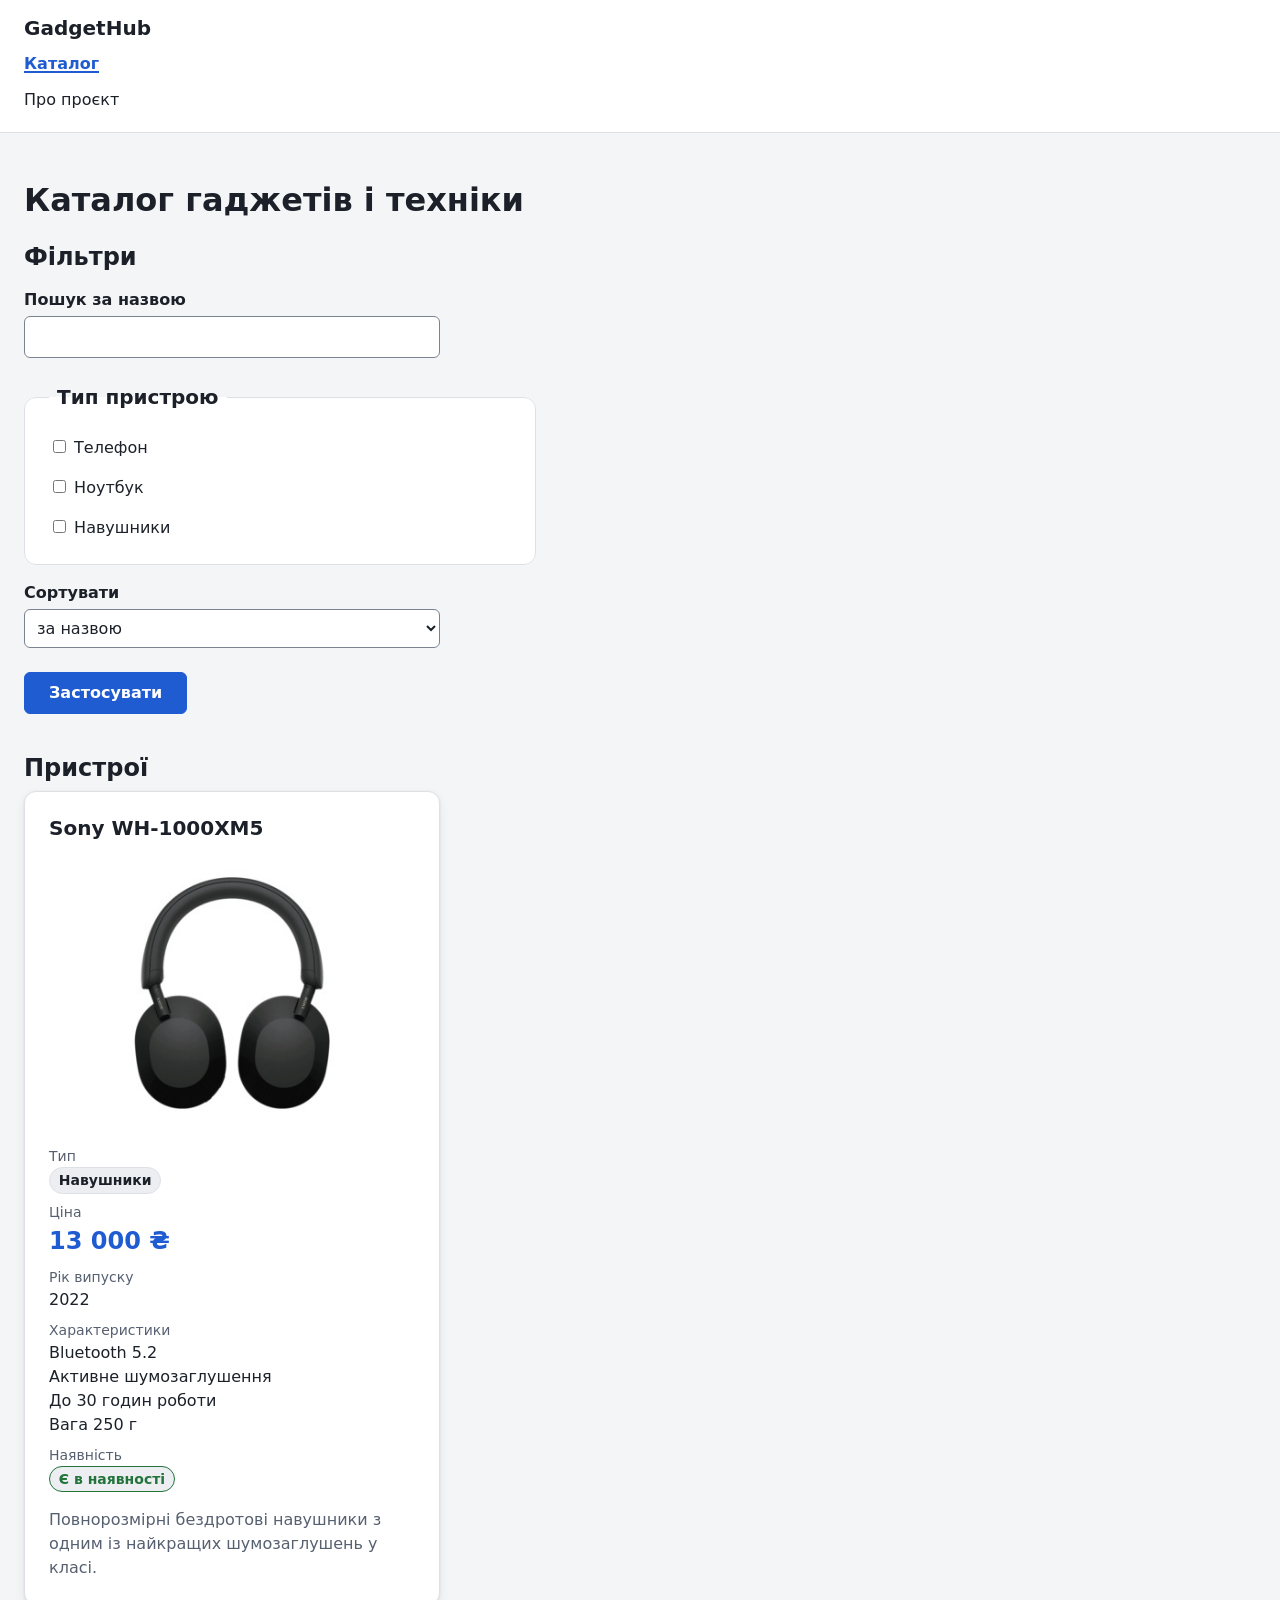
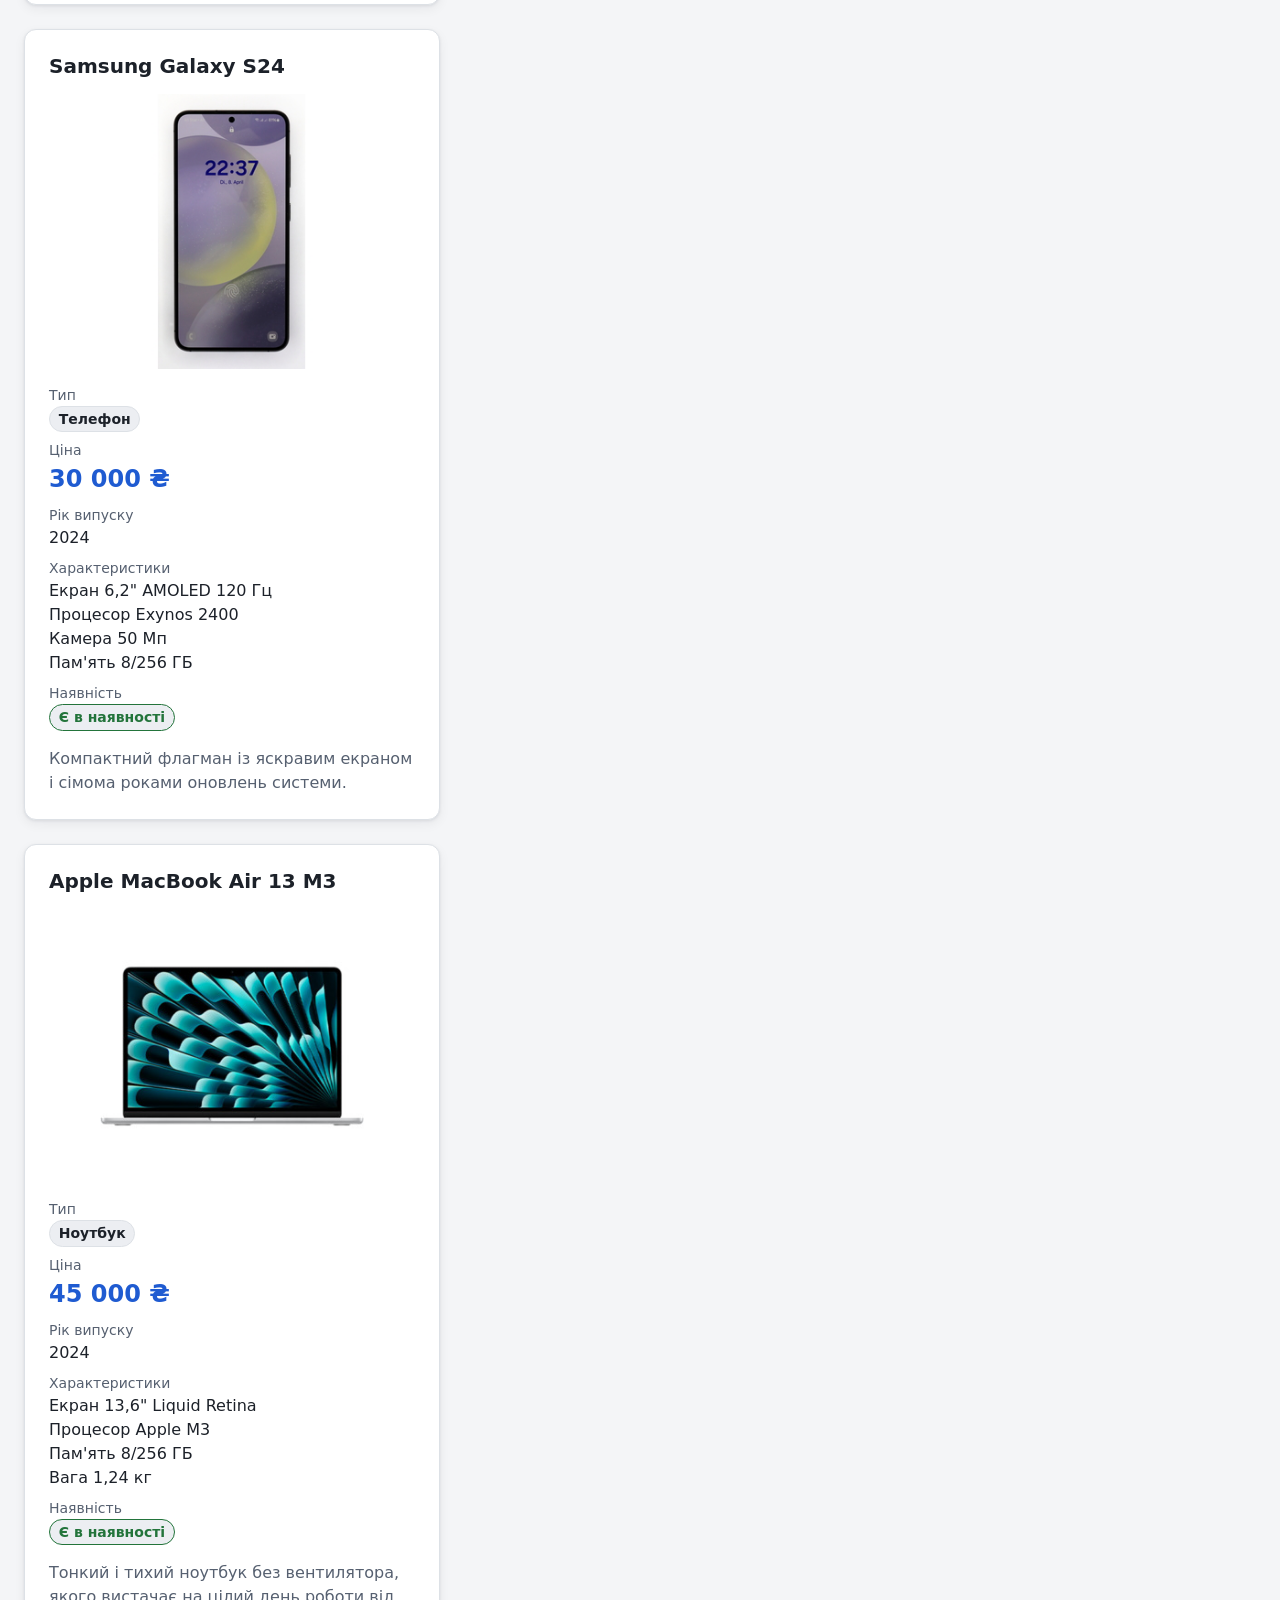
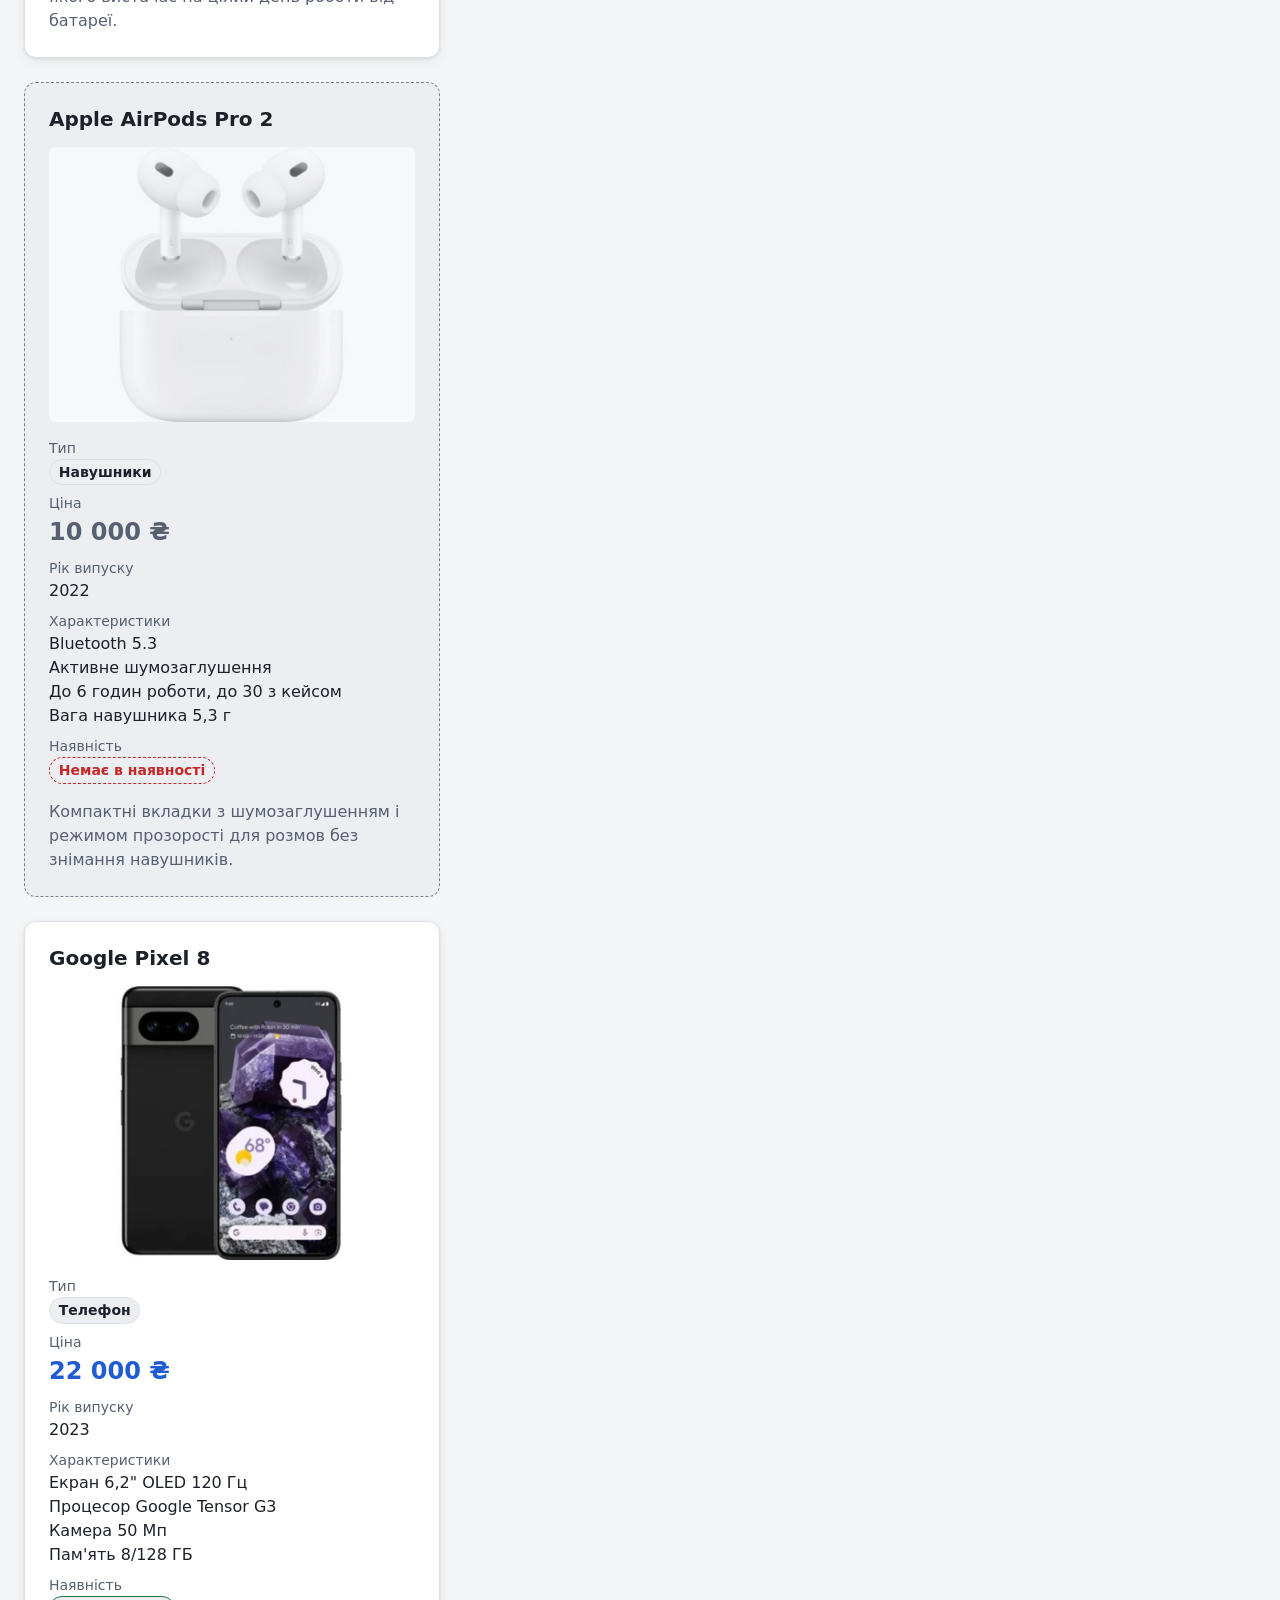
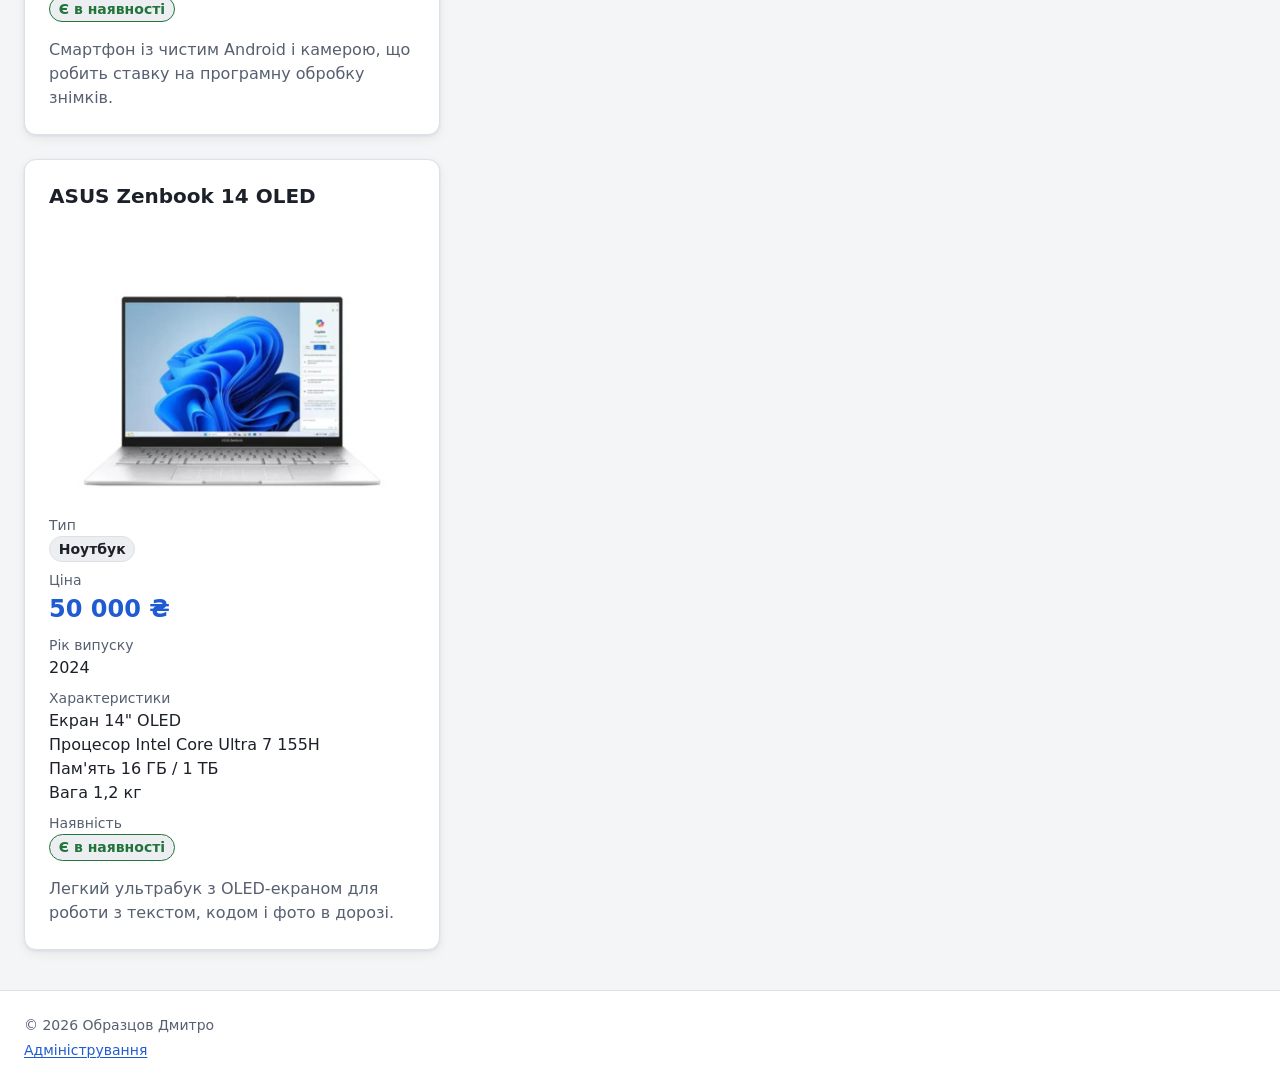
<file: index.html>
<!DOCTYPE html>
<html lang="uk">

<head>
    <meta charset="UTF-8">
    <meta name="viewport" content="width=device-width, initial-scale=1">
    <meta name="description"
        content="Каталог гаджетів і техніки: телефони, ноутбуки, навушники з цінами та характеристиками">
    <title>Каталог – GadgetHub</title>
    <link rel="icon" href="favicon.ico">
    <link rel="stylesheet" href="css/main.css">
</head>

<body>
    <header id="site-header" class="site-header">
        <p class="site-header__name">GadgetHub</p>
        <nav class="site-nav" aria-label="Основна навігація">
            <ul class="site-nav__list">
                <li><a class="site-nav__link" href="index.html" aria-current="page">Каталог</a></li>
                <li><a class="site-nav__link" href="about.html">Про проєкт</a></li>
            </ul>
        </nav>
    </header>

    <main id="main" class="site-main">
        <h1>Каталог гаджетів і техніки</h1>

        <section id="filters" aria-labelledby="filters-title">
            <h2 id="filters-title">Фільтри</h2>
            <form id="filter-form" class="form">
                <p class="form__item">
                    <label class="form__label" for="search">Пошук за назвою</label>
                    <input class="form__field" type="search" id="search" name="q">
                </p>

                <fieldset class="form__group">
                    <legend class="form__legend">Тип пристрою</legend>
                    <p class="form__item">
                        <input type="checkbox" id="category-phone" name="category" value="phone">
                        <label for="category-phone">Телефон</label>
                    </p>
                    <p class="form__item">
                        <input type="checkbox" id="category-laptop" name="category" value="laptop">
                        <label for="category-laptop">Ноутбук</label>
                    </p>
                    <p class="form__item">
                        <input type="checkbox" id="category-headphones" name="category" value="headphones">
                        <label for="category-headphones">Навушники</label>
                    </p>
                </fieldset>

                <p class="form__item">
                    <label class="form__label" for="sort">Сортувати</label>
                    <select class="form__field" id="sort" name="sort">
                        <option value="name">за назвою</option>
                        <option value="price">за ціною</option>
                        <option value="year">за роком випуску</option>
                    </select>
                </p>

                <p class="form__actions">
                    <button class="button" type="submit">Застосувати</button>
                </p>
            </form>
        </section>

        <section id="catalog" aria-labelledby="catalog-title">
            <h2 id="catalog-title">Пристрої</h2>
            <ul id="device-list" class="device-list">
                <li class="device-list__item">
                    <article class="device-card" id="device-1">
                        <h3 class="device-card__title"><a class="device-card__link" href="details.html">Sony WH-1000XM5</a></h3>
                        <img class="device-card__image" src="images/sony-wh1000xm5-400.jpg"
                            srcset="images/sony-wh1000xm5-400.jpg 400w, images/sony-wh1000xm5-800.jpg 800w"
                            sizes="(max-width: 600px) 100vw, 400px"
                            alt="Повнорозмірні бездротові навушники Sony WH-1000XM5 чорного кольору"
                            title="Sony WH-1000XM5" width="400" height="300" fetchpriority="high">
                        <dl class="device-card__specs">
                            <dt>Тип</dt>
                            <dd class="badge">Навушники</dd>
                            <dt>Ціна</dt>
                            <dd class="price"><data value="13000">13 000 ₴</data></dd>
                            <dt>Рік випуску</dt>
                            <dd><time datetime="2022">2022</time></dd>
                            <dt>Характеристики</dt>
                            <dd>Bluetooth 5.2</dd>
                            <dd>Активне шумозаглушення</dd>
                            <dd>До 30 годин роботи</dd>
                            <dd>Вага 250 г</dd>
                            <dt>Наявність</dt>
                            <dd class="badge" data-in-stock="true">Є в наявності</dd>
                        </dl>
                        <p class="device-card__description">Повнорозмірні бездротові навушники з одним із найкращих шумозаглушень у класі.</p>
                    </article>
                </li>
                <li class="device-list__item">
                    <article class="device-card" id="device-2">
                        <h3 class="device-card__title"><a class="device-card__link" href="details.html">Samsung Galaxy S24</a></h3>
                        <img class="device-card__image" src="images/samsung-galaxy-s24-400.jpg"
                            srcset="images/samsung-galaxy-s24-400.jpg 400w, images/samsung-galaxy-s24-800.jpg 800w"
                            sizes="(max-width: 600px) 100vw, 400px"
                            alt="Смартфон Samsung Galaxy S24 спереду, з екраном блокування" title="Samsung Galaxy S24"
                            width="400" height="300" loading="lazy">
                        <dl class="device-card__specs">
                            <dt>Тип</dt>
                            <dd class="badge">Телефон</dd>
                            <dt>Ціна</dt>
                            <dd class="price"><data value="30000">30 000 ₴</data></dd>
                            <dt>Рік випуску</dt>
                            <dd><time datetime="2024">2024</time></dd>
                            <dt>Характеристики</dt>
                            <dd>Екран 6,2" AMOLED 120 Гц</dd>
                            <dd>Процесор Exynos 2400</dd>
                            <dd>Камера 50 Мп</dd>
                            <dd>Пам'ять 8/256 ГБ</dd>
                            <dt>Наявність</dt>
                            <dd class="badge" data-in-stock="true">Є в наявності</dd>
                        </dl>
                        <p class="device-card__description">Компактний флагман із яскравим екраном і сімома роками оновлень системи.</p>
                    </article>
                </li>

                <li class="device-list__item">
                    <article class="device-card" id="device-3">
                        <h3 class="device-card__title"><a class="device-card__link" href="details.html">Apple MacBook Air 13 M3</a></h3>
                        <img class="device-card__image" src="images/macbook-air-m3-400.jpg"
                            srcset="images/macbook-air-m3-400.jpg 400w, images/macbook-air-m3-800.jpg 800w"
                            sizes="(max-width: 600px) 100vw, 400px"
                            alt="Ноутбук Apple MacBook Air 13 з відкритою кришкою" title="Apple MacBook Air 13 M3"
                            width="400" height="300" loading="lazy">
                        <dl class="device-card__specs">
                            <dt>Тип</dt>
                            <dd class="badge">Ноутбук</dd>
                            <dt>Ціна</dt>
                            <dd class="price"><data value="45000">45 000 ₴</data></dd>
                            <dt>Рік випуску</dt>
                            <dd><time datetime="2024">2024</time></dd>
                            <dt>Характеристики</dt>
                            <dd>Екран 13,6" Liquid Retina</dd>
                            <dd>Процесор Apple M3</dd>
                            <dd>Пам'ять 8/256 ГБ</dd>
                            <dd>Вага 1,24 кг</dd>
                            <dt>Наявність</dt>
                            <dd class="badge" data-in-stock="true">Є в наявності</dd>
                        </dl>
                        <p class="device-card__description">Тонкий і тихий ноутбук без вентилятора, якого вистачає на цілий день роботи від батареї.</p>
                    </article>
                </li>

                <li class="device-list__item">
                    <article class="device-card" id="device-4">
                        <h3 class="device-card__title"><a class="device-card__link" href="details.html">Apple AirPods Pro 2</a></h3>
                        <img class="device-card__image" src="images/airpods-pro-2-400.jpg"
                            srcset="images/airpods-pro-2-400.jpg 400w, images/airpods-pro-2-800.jpg 800w"
                            sizes="(max-width: 600px) 100vw, 400px"
                            alt="Бездротові навушники-вкладки Apple AirPods Pro 2 із зарядним кейсом"
                            title="Apple AirPods Pro 2" width="400" height="300" loading="lazy">
                        <dl class="device-card__specs">
                            <dt>Тип</dt>
                            <dd class="badge">Навушники</dd>
                            <dt>Ціна</dt>
                            <dd class="price"><data value="10000">10 000 ₴</data></dd>
                            <dt>Рік випуску</dt>
                            <dd><time datetime="2022">2022</time></dd>
                            <dt>Характеристики</dt>
                            <dd>Bluetooth 5.3</dd>
                            <dd>Активне шумозаглушення</dd>
                            <dd>До 6 годин роботи, до 30 з кейсом</dd>
                            <dd>Вага навушника 5,3 г</dd>
                            <dt>Наявність</dt>
                            <dd class="badge" data-in-stock="false">Немає в наявності</dd>
                        </dl>
                        <p class="device-card__description">Компактні вкладки з шумозаглушенням і режимом прозорості для розмов без знімання навушників.
                        </p>
                    </article>
                </li>

                <li class="device-list__item">
                    <article class="device-card" id="device-5">
                        <h3 class="device-card__title"><a class="device-card__link" href="details.html">Google Pixel 8</a></h3>
                        <img class="device-card__image" src="images/google-pixel-8-400.jpg"
                            srcset="images/google-pixel-8-400.jpg 400w, images/google-pixel-8-800.jpg 800w"
                            sizes="(max-width: 600px) 100vw, 400px"
                            alt="Смартфон Google Pixel 8, вигляд спереду і ззаду"
                            title="Google Pixel 8" width="400" height="300" loading="lazy">
                        <dl class="device-card__specs">
                            <dt>Тип</dt>
                            <dd class="badge">Телефон</dd>
                            <dt>Ціна</dt>
                            <dd class="price"><data value="22000">22 000 ₴</data></dd>
                            <dt>Рік випуску</dt>
                            <dd><time datetime="2023">2023</time></dd>
                            <dt>Характеристики</dt>
                            <dd>Екран 6,2" OLED 120 Гц</dd>
                            <dd>Процесор Google Tensor G3</dd>
                            <dd>Камера 50 Мп</dd>
                            <dd>Пам'ять 8/128 ГБ</dd>
                            <dt>Наявність</dt>
                            <dd class="badge" data-in-stock="true">Є в наявності</dd>
                        </dl>
                        <p class="device-card__description">Смартфон із чистим Android і камерою, що робить ставку на програмну обробку знімків.</p>
                    </article>
                </li>

                <li class="device-list__item">
                    <article class="device-card" id="device-6">
                        <h3 class="device-card__title"><a class="device-card__link" href="details.html">ASUS Zenbook 14 OLED</a></h3>
                        <img class="device-card__image" src="images/asus-zenbook-14-400.jpg"
                            srcset="images/asus-zenbook-14-400.jpg 400w, images/asus-zenbook-14-800.jpg 800w"
                            sizes="(max-width: 600px) 100vw, 400px"
                            alt="Ноутбук ASUS Zenbook 14 OLED з відкритою кришкою" title="ASUS Zenbook 14 OLED"
                            width="400" height="300" loading="lazy">
                        <dl class="device-card__specs">
                            <dt>Тип</dt>
                            <dd class="badge">Ноутбук</dd>
                            <dt>Ціна</dt>
                            <dd class="price"><data value="50000">50 000 ₴</data></dd>
                            <dt>Рік випуску</dt>
                            <dd><time datetime="2024">2024</time></dd>
                            <dt>Характеристики</dt>
                            <dd>Екран 14" OLED</dd>
                            <dd>Процесор Intel Core Ultra 7 155H</dd>
                            <dd>Пам'ять 16 ГБ / 1 ТБ</dd>
                            <dd>Вага 1,2 кг</dd>
                            <dt>Наявність</dt>
                            <dd class="badge" data-in-stock="true">Є в наявності</dd>
                        </dl>
                        <p class="device-card__description">Легкий ультрабук з OLED-екраном для роботи з текстом, кодом і фото в дорозі.</p>
                    </article>
                </li>

            </ul>
        </section>
    </main>

    <footer class="site-footer">
        <p class="site-footer__text">&copy; 2026 Образцов Дмитро</p>
        <p class="site-footer__text"><a class="site-footer__link" href="admin.html">Адміністрування</a></p>
    </footer>
</body>

</html>
</file>
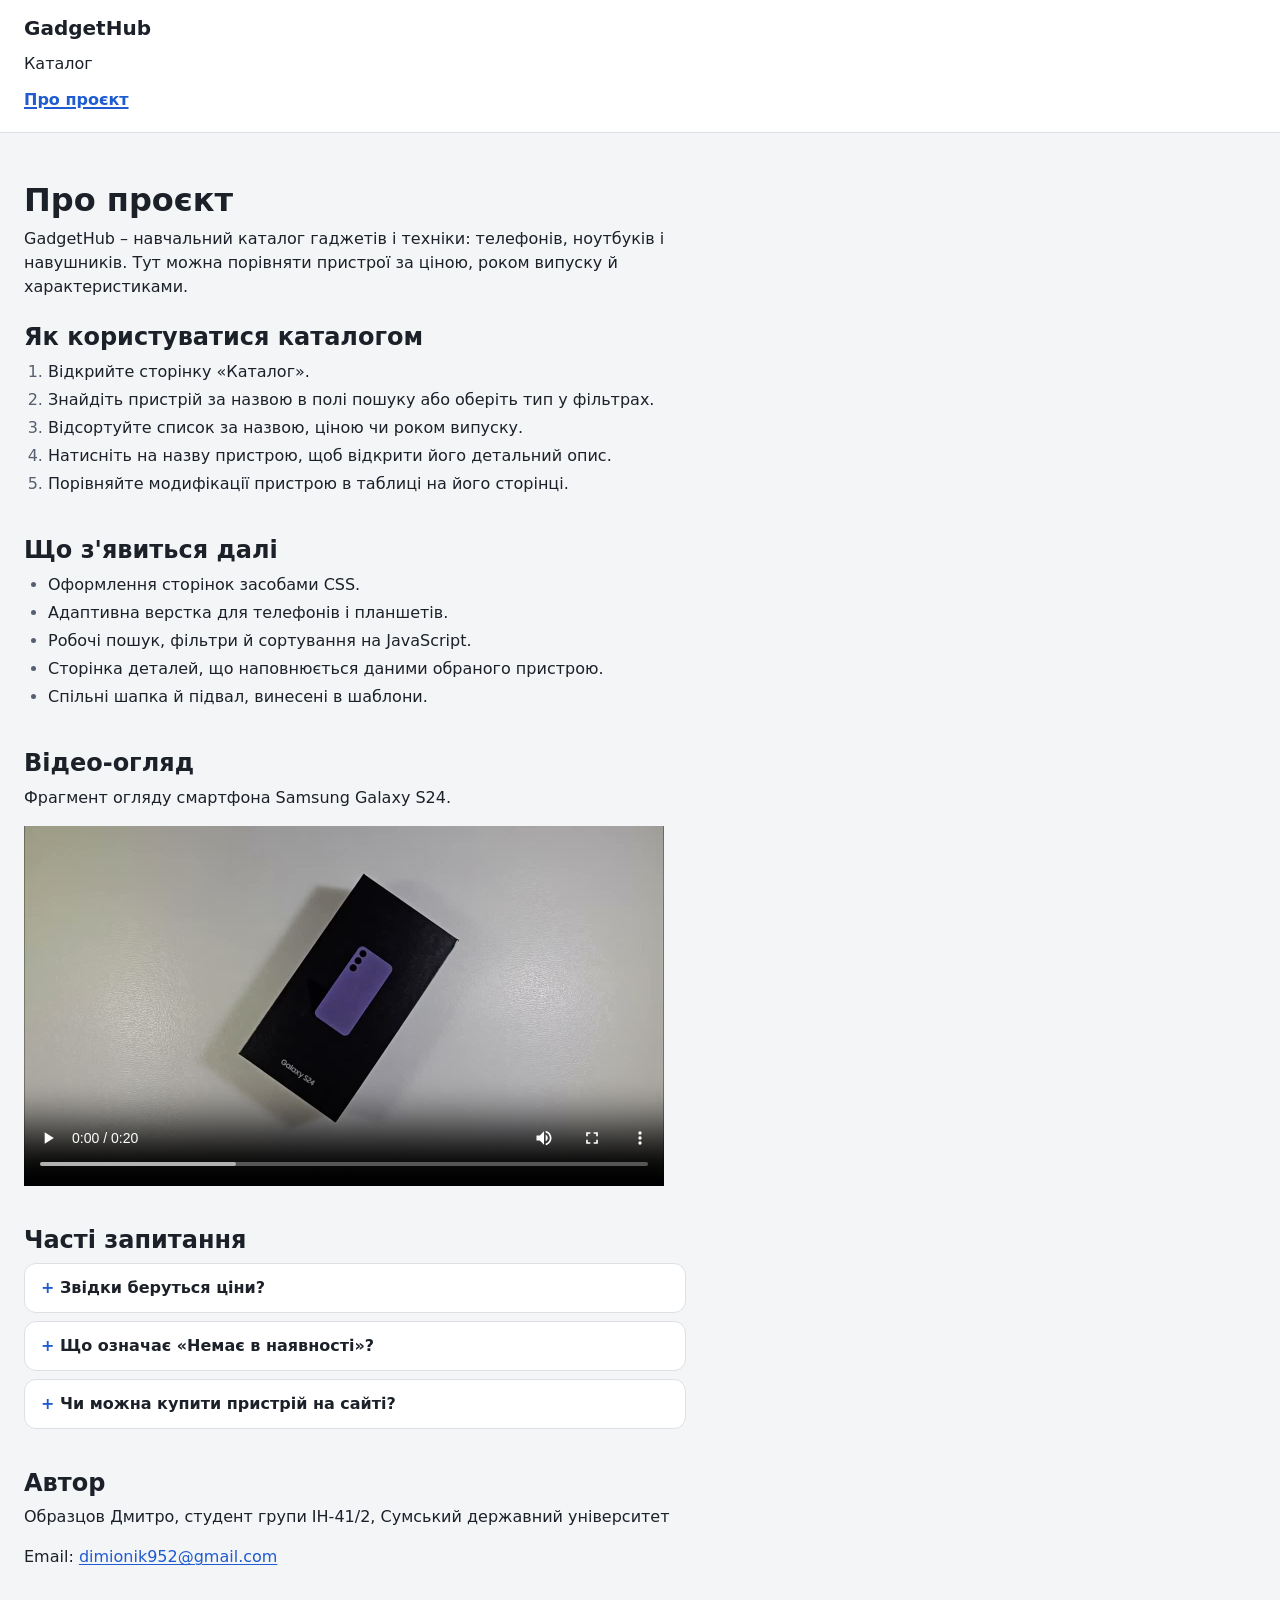
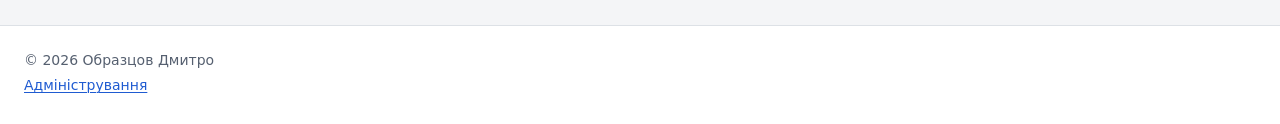
<file: about.html>
<!DOCTYPE html>
<html lang="uk">

<head>
    <meta charset="UTF-8">
    <meta name="viewport" content="width=device-width, initial-scale=1">
    <meta name="description"
        content="Про навчальний каталог GadgetHub: як ним користуватися, відео-огляд, плани розвитку та часті запитання">
    <title>Про проєкт – GadgetHub</title>
    <link rel="icon" href="favicon.ico">
    <link rel="stylesheet" href="css/main.css">
</head>

<body>
    <header id="site-header" class="site-header">
        <p class="site-header__name">GadgetHub</p>
        <nav class="site-nav" aria-label="Основна навігація">
            <ul class="site-nav__list">
                <li><a class="site-nav__link" href="index.html">Каталог</a></li>
                <li><a class="site-nav__link" href="about.html" aria-current="page">Про проєкт</a></li>
            </ul>
        </nav>
    </header>

    <main id="main" class="site-main">
        <h1>Про проєкт</h1>
        <p>GadgetHub – навчальний каталог гаджетів і техніки: телефонів, ноутбуків і навушників. Тут можна
            порівняти пристрої за ціною, роком випуску й характеристиками.</p>

        <section id="usage" aria-labelledby="usage-title">
            <h2 id="usage-title">Як користуватися каталогом</h2>
            <ol>
                <li>Відкрийте сторінку «Каталог».</li>
                <li>Знайдіть пристрій за назвою в полі пошуку або оберіть тип у фільтрах.</li>
                <li>Відсортуйте список за назвою, ціною чи роком випуску.</li>
                <li>Натисніть на назву пристрою, щоб відкрити його детальний опис.</li>
                <li>Порівняйте модифікації пристрою в таблиці на його сторінці.</li>
            </ol>
        </section>

        <section id="roadmap" aria-labelledby="roadmap-title">
            <h2 id="roadmap-title">Що з'явиться далі</h2>
            <ul>
                <li>Оформлення сторінок засобами CSS.</li>
                <li>Адаптивна верстка для телефонів і планшетів.</li>
                <li>Робочі пошук, фільтри й сортування на JavaScript.</li>
                <li>Сторінка деталей, що наповнюється даними обраного пристрою.</li>
                <li>Спільні шапка й підвал, винесені в шаблони.</li>
            </ul>
        </section>

        <section id="video" aria-labelledby="video-title">
            <h2 id="video-title">Відео-огляд</h2>
            <p>Фрагмент огляду смартфона Samsung Galaxy S24.</p>
            <video controls width="640" height="360" preload="metadata" poster="media/preview.jpg">
                <source src="media/overview.webm" type="video/webm">
                <source src="media/overview.mp4" type="video/mp4">
                <track kind="captions" src="media/overview.uk.vtt" srclang="uk" label="Українська" default>
                <p>Ваш браузер не відтворює відео.
                    <a href="media/overview.mp4">Завантажте відеофайл</a>.
                </p>
            </video>
        </section>

        <section id="faq" aria-labelledby="faq-title">
            <h2 id="faq-title">Часті запитання</h2>
            <details class="faq__item" name="faq">
                <summary class="faq__question">Звідки беруться ціни?</summary>
                <p class="faq__answer">Ціни орієнтовні й зібрані з відкритих джерел. У магазинах вони можуть відрізнятися залежно від
                    модифікації та акцій.</p>
            </details>
            <details class="faq__item" name="faq">
                <summary class="faq__question">Що означає «Немає в наявності»?</summary>
                <p class="faq__answer">Пристрій тимчасово відсутній у продажу. У картці залишається остання відома ціна, щоб його
                    можна було порівняти з іншими.</p>
            </details>
            <details class="faq__item" name="faq">
                <summary class="faq__question">Чи можна купити пристрій на сайті?</summary>
                <p class="faq__answer">Ні, GadgetHub – каталог для вибору й порівняння техніки. Купити обраний пристрій можна в
                    будь-якому магазині електроніки.</p>
            </details>
        </section>

        <section id="author" aria-labelledby="author-title">
            <h2 id="author-title">Автор</h2>
            <address>
                <p>Образцов Дмитро, студент групи ІН-41/2, Сумський державний університет</p>
                <p>Email: <a href="mailto:dimionik952@gmail.com">dimionik952@gmail.com</a></p>
            </address>
        </section>
    </main>

    <footer class="site-footer">
        <p class="site-footer__text">&copy; 2026 Образцов Дмитро</p>
        <p class="site-footer__text"><a class="site-footer__link" href="admin.html">Адміністрування</a></p>
    </footer>
</body>

</html>
</file>
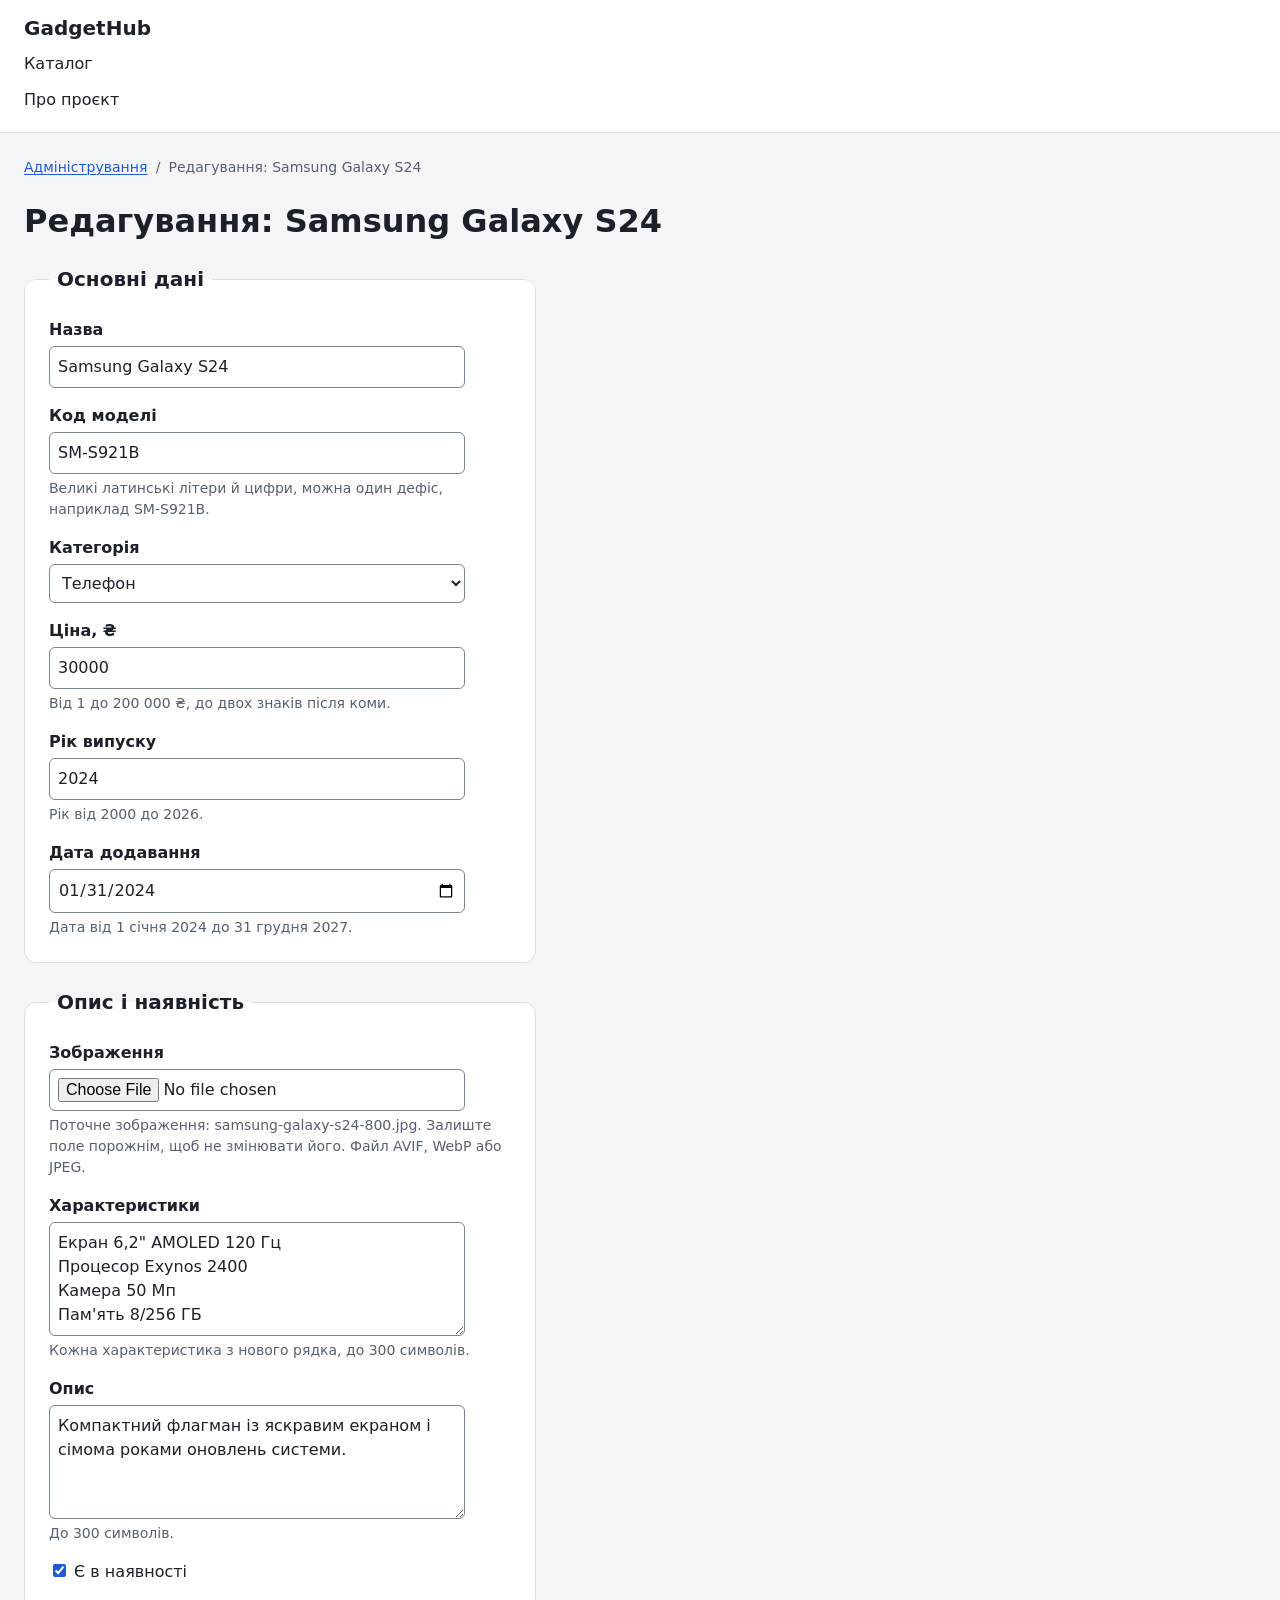
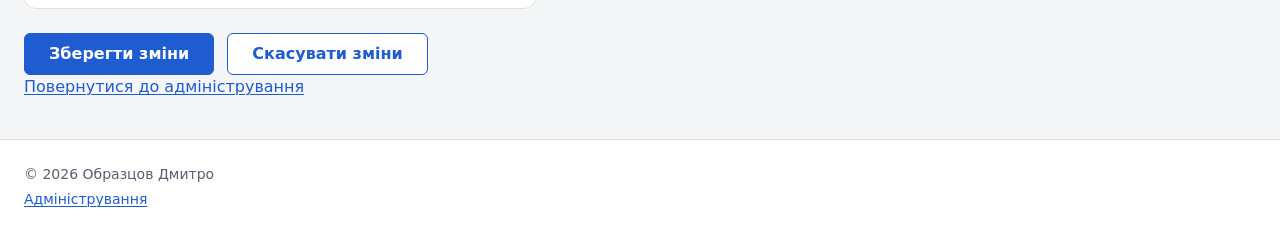
<file: admin-edit.html>
<!DOCTYPE html>
<html lang="uk">

<head>
    <meta charset="UTF-8">
    <meta name="viewport" content="width=device-width, initial-scale=1">
    <meta name="description"
        content="Навчальна імітація редагування пристрою Samsung Galaxy S24 у каталозі GadgetHub">
    <title>Редагування: Samsung Galaxy S24 – GadgetHub</title>
    <link rel="icon" href="favicon.ico">
    <link rel="stylesheet" href="css/main.css">
</head>

<body>
    <header id="site-header" class="site-header">
        <p class="site-header__name">GadgetHub</p>
        <nav class="site-nav" aria-label="Основна навігація">
            <ul class="site-nav__list">
                <li><a class="site-nav__link" href="index.html">Каталог</a></li>
                <li><a class="site-nav__link" href="about.html">Про проєкт</a></li>
            </ul>
        </nav>
    </header>

    <main id="main" class="site-main">
        <nav class="breadcrumbs" aria-label="Хлібні крихти">
            <ol class="breadcrumbs__list">
                <li class="breadcrumbs__item"><a href="admin.html">Адміністрування</a></li>
                <li class="breadcrumbs__item" aria-current="page">Редагування: Samsung Galaxy S24</li>
            </ol>
        </nav>

        <h1>Редагування: Samsung Galaxy S24</h1>

        <form id="item-form" class="form" method="get">
            <input type="hidden" name="id" value="2">

            <fieldset class="form__group">
                <legend class="form__legend">Основні дані</legend>
                <p class="form__item">
                    <label class="form__label" for="item-title">Назва</label>
                    <input class="form__field" type="text" id="item-title" name="title" required minlength="2" maxlength="80"
                        value="Samsung Galaxy S24">
                </p>
                <p class="form__item">
                    <label class="form__label" for="item-model">Код моделі</label>
                    <input class="form__field" type="text" id="item-model" name="model" required
                        pattern="[A-Z0-9]{2,10}(-[A-Z0-9]{2,10})?" aria-describedby="item-model-hint"
                        value="SM-S921B">
                </p>
                <p id="item-model-hint" class="form__hint">Великі латинські літери й цифри, можна один дефіс, наприклад SM-S921B.</p>
                <p class="form__item">
                    <label class="form__label" for="item-category">Категорія</label>
                    <select class="form__field" id="item-category" name="category" required>
                        <option value="">Оберіть категорію</option>
                        <option value="phone" selected>Телефон</option>
                        <option value="laptop">Ноутбук</option>
                        <option value="headphones">Навушники</option>
                    </select>
                </p>
                <p class="form__item">
                    <label class="form__label" for="item-price">Ціна, ₴</label>
                    <input class="form__field" type="number" id="item-price" name="price" required min="1" max="200000" step="0.01"
                        aria-describedby="item-price-hint" value="30000">
                </p>
                <p id="item-price-hint" class="form__hint">Від 1 до 200 000 ₴, до двох знаків після коми.</p>
                <p class="form__item">
                    <label class="form__label" for="item-release-year">Рік випуску</label>
                    <input class="form__field" type="number" id="item-release-year" name="releaseYear" required min="2000" max="2026"
                        step="1" aria-describedby="item-release-year-hint" value="2024">
                </p>
                <p id="item-release-year-hint" class="form__hint">Рік від 2000 до 2026.</p>
                <p class="form__item">
                    <label class="form__label" for="item-added-at">Дата додавання</label>
                    <input class="form__field" type="date" id="item-added-at" name="addedAt" required min="2024-01-01" max="2027-12-31"
                        aria-describedby="item-added-at-hint" value="2024-01-31">
                </p>
                <p id="item-added-at-hint" class="form__hint">Дата від 1 січня 2024 до 31 грудня 2027.</p>
            </fieldset>

            <fieldset class="form__group">
                <legend class="form__legend">Опис і наявність</legend>
                <p class="form__item">
                    <label class="form__label" for="item-image">Зображення</label>
                    <input class="form__field" type="file" id="item-image" name="image" accept="image/avif,image/webp,image/jpeg"
                        aria-describedby="item-image-hint">
                </p>
                <p id="item-image-hint" class="form__hint">Поточне зображення: samsung-galaxy-s24-800.jpg. Залиште поле порожнім, щоб
                    не змінювати його. Файл AVIF, WebP або JPEG.</p>
                <p class="form__item">
                    <label class="form__label" for="item-specs">Характеристики</label>
                    <textarea class="form__field" id="item-specs" name="specs" rows="4" cols="40" maxlength="300"
                        aria-describedby="item-specs-hint">Екран 6,2" AMOLED 120 Гц
Процесор Exynos 2400
Камера 50 Мп
Пам'ять 8/256 ГБ</textarea>
                </p>
                <p id="item-specs-hint" class="form__hint">Кожна характеристика з нового рядка, до 300 символів.</p>
                <p class="form__item">
                    <label class="form__label" for="item-description">Опис</label>
                    <textarea class="form__field" id="item-description" name="description" rows="4" cols="40" maxlength="300"
                        aria-describedby="item-description-hint">Компактний флагман із яскравим екраном і сімома роками оновлень системи.</textarea>
                </p>
                <p id="item-description-hint" class="form__hint">До 300 символів.</p>
                <p class="form__item">
                    <input type="checkbox" id="item-in-stock" name="inStock" checked>
                    <label for="item-in-stock">Є в наявності</label>
                </p>
            </fieldset>

            <p class="form__actions">
                <button class="button" type="submit">Зберегти зміни</button>
                <button class="button button--secondary" type="reset">Скасувати зміни</button>
                <a href="admin.html">Повернутися до адміністрування</a>
            </p>
        </form>
    </main>

    <footer class="site-footer">
        <p class="site-footer__text">&copy; 2026 Образцов Дмитро</p>
        <p class="site-footer__text"><a class="site-footer__link" href="admin.html">Адміністрування</a></p>
    </footer>
</body>

</html>
</file>
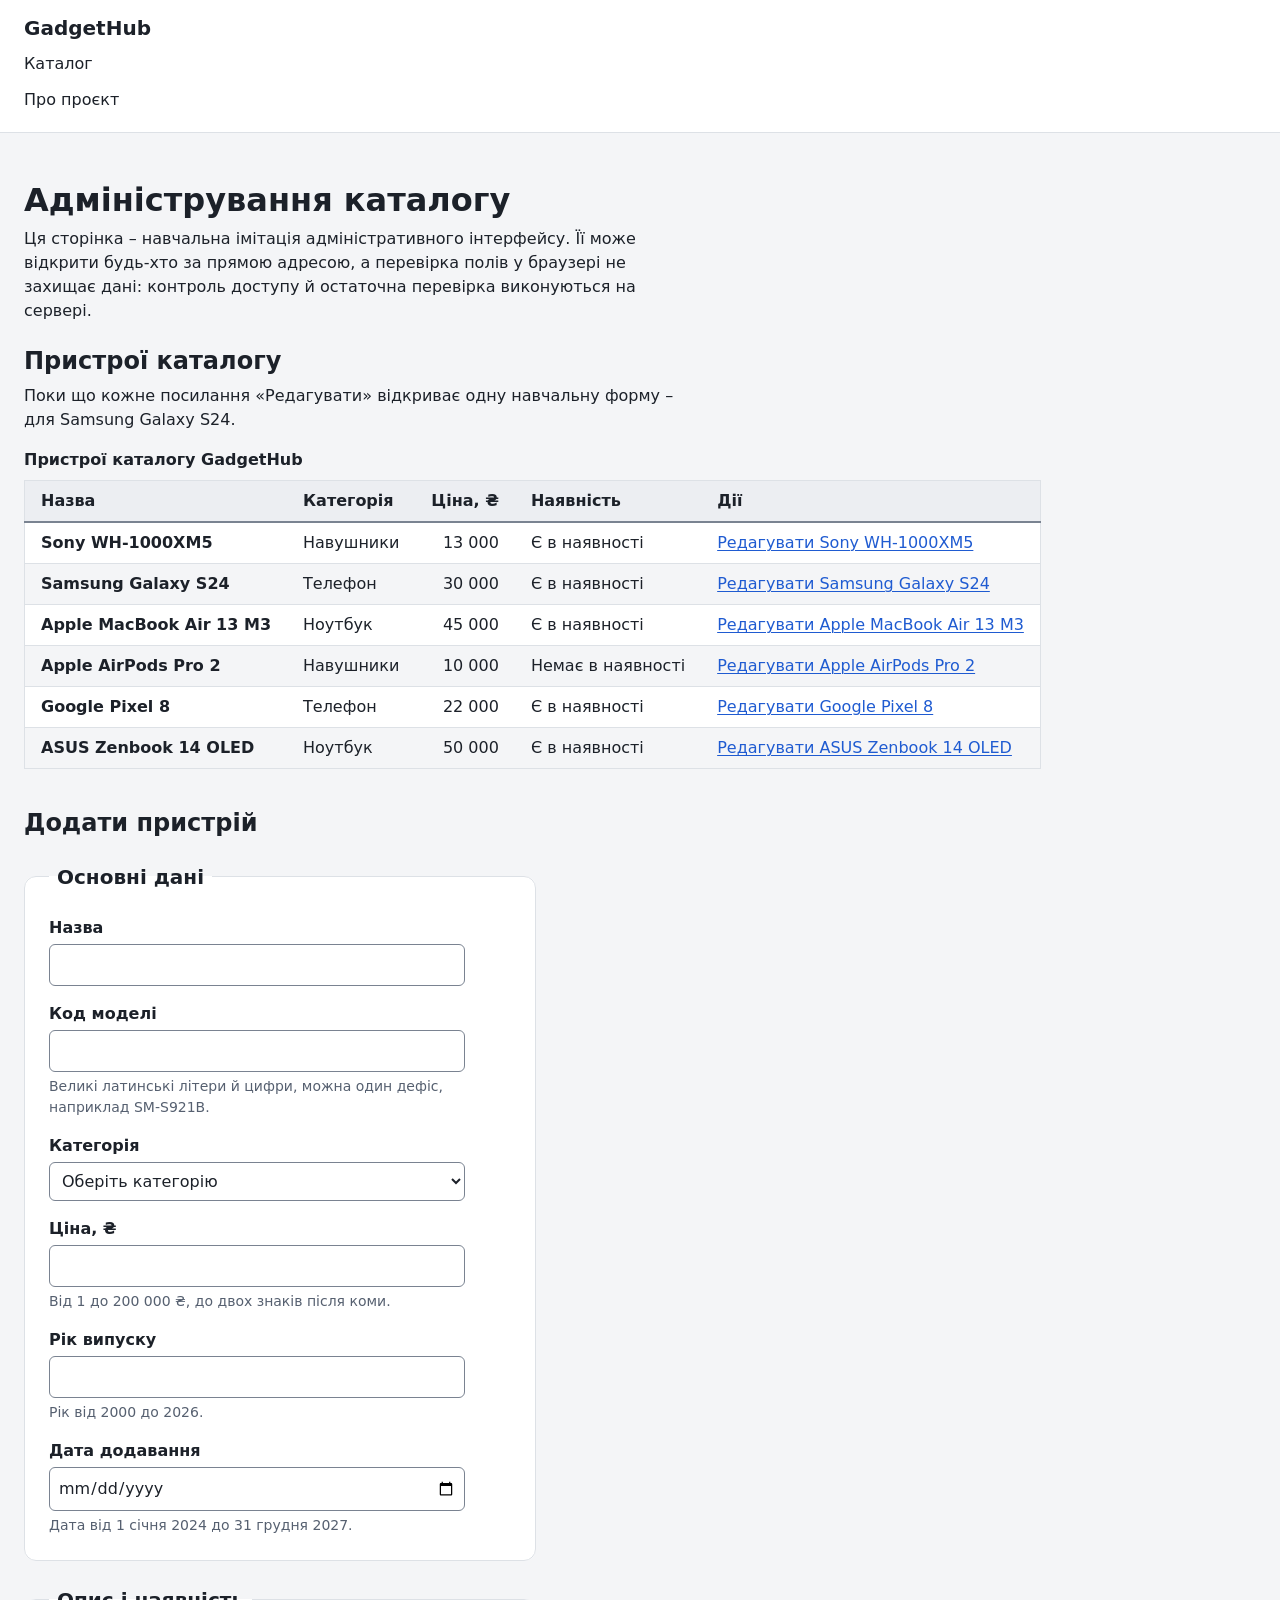
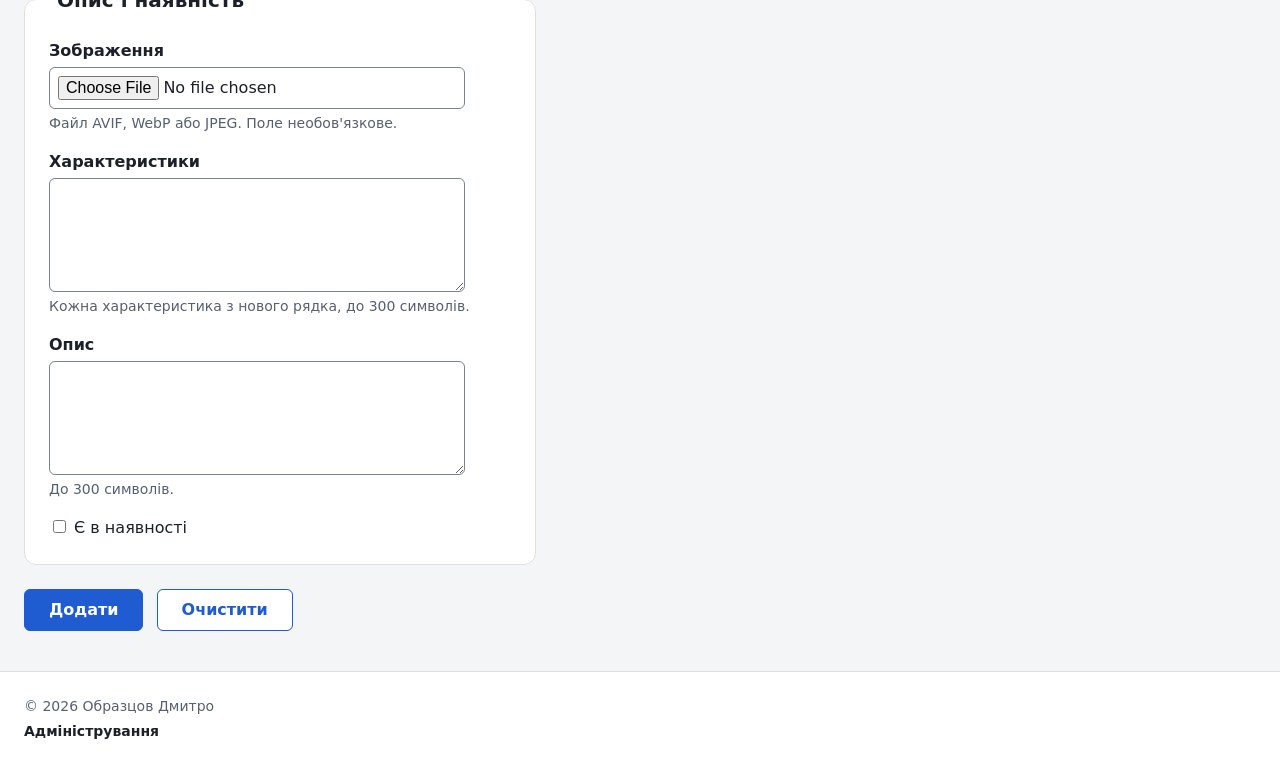
<file: admin.html>
<!DOCTYPE html>
<html lang="uk">

<head>
    <meta charset="UTF-8">
    <meta name="viewport" content="width=device-width, initial-scale=1">
    <meta name="description"
        content="Навчальна імітація адміністрування каталогу GadgetHub: список пристроїв і форма додавання">
    <title>Адміністрування – GadgetHub</title>
    <link rel="icon" href="favicon.ico">
    <link rel="stylesheet" href="css/main.css">
</head>

<body>
    <header id="site-header" class="site-header">
        <p class="site-header__name">GadgetHub</p>
        <nav class="site-nav" aria-label="Основна навігація">
            <ul class="site-nav__list">
                <li><a class="site-nav__link" href="index.html">Каталог</a></li>
                <li><a class="site-nav__link" href="about.html">Про проєкт</a></li>
            </ul>
        </nav>
    </header>

    <main id="main" class="site-main">
        <h1>Адміністрування каталогу</h1>
        <p>Ця сторінка – навчальна імітація адміністративного інтерфейсу. Її може відкрити будь-хто за прямою
            адресою, а перевірка полів у браузері не захищає дані: контроль доступу й остаточна перевірка
            виконуються на сервері.</p>

        <section id="items" aria-labelledby="items-title">
            <h2 id="items-title">Пристрої каталогу</h2>
            <p>Поки що кожне посилання «Редагувати» відкриває одну навчальну форму – для Samsung Galaxy S24.</p>
            <table>
                <caption>Пристрої каталогу GadgetHub</caption>
                <thead>
                    <tr>
                        <th scope="col">Назва</th>
                        <th scope="col">Категорія</th>
                        <th scope="col" class="u-numeric">Ціна, ₴</th>
                        <th scope="col">Наявність</th>
                        <th scope="col">Дії</th>
                    </tr>
                </thead>
                <tbody>
                    <tr>
                        <th scope="row">Sony WH-1000XM5</th>
                        <td>Навушники</td>
                        <td class="u-numeric"><data value="13000">13 000</data></td>
                        <td>Є в наявності</td>
                        <td><a href="admin-edit.html">Редагувати Sony WH-1000XM5</a></td>
                    </tr>
                    <tr>
                        <th scope="row">Samsung Galaxy S24</th>
                        <td>Телефон</td>
                        <td class="u-numeric"><data value="30000">30 000</data></td>
                        <td>Є в наявності</td>
                        <td><a href="admin-edit.html">Редагувати Samsung Galaxy S24</a></td>
                    </tr>
                    <tr>
                        <th scope="row">Apple MacBook Air 13 M3</th>
                        <td>Ноутбук</td>
                        <td class="u-numeric"><data value="45000">45 000</data></td>
                        <td>Є в наявності</td>
                        <td><a href="admin-edit.html">Редагувати Apple MacBook Air 13 M3</a></td>
                    </tr>
                    <tr>
                        <th scope="row">Apple AirPods Pro 2</th>
                        <td>Навушники</td>
                        <td class="u-numeric"><data value="10000">10 000</data></td>
                        <td>Немає в наявності</td>
                        <td><a href="admin-edit.html">Редагувати Apple AirPods Pro 2</a></td>
                    </tr>
                    <tr>
                        <th scope="row">Google Pixel 8</th>
                        <td>Телефон</td>
                        <td class="u-numeric"><data value="22000">22 000</data></td>
                        <td>Є в наявності</td>
                        <td><a href="admin-edit.html">Редагувати Google Pixel 8</a></td>
                    </tr>
                    <tr>
                        <th scope="row">ASUS Zenbook 14 OLED</th>
                        <td>Ноутбук</td>
                        <td class="u-numeric"><data value="50000">50 000</data></td>
                        <td>Є в наявності</td>
                        <td><a href="admin-edit.html">Редагувати ASUS Zenbook 14 OLED</a></td>
                    </tr>
                </tbody>
            </table>
        </section>

        <section id="add-item" aria-labelledby="add-item-title">
            <h2 id="add-item-title">Додати пристрій</h2>
            <form id="item-form" class="form" method="get">
                <fieldset class="form__group">
                    <legend class="form__legend">Основні дані</legend>
                    <p class="form__item">
                        <label class="form__label" for="item-title">Назва</label>
                        <input class="form__field" type="text" id="item-title" name="title" required minlength="2" maxlength="80">
                    </p>
                    <p class="form__item">
                        <label class="form__label" for="item-model">Код моделі</label>
                        <input class="form__field" type="text" id="item-model" name="model" required
                            pattern="[A-Z0-9]{2,10}(-[A-Z0-9]{2,10})?" aria-describedby="item-model-hint">
                    </p>
                    <p id="item-model-hint" class="form__hint">Великі латинські літери й цифри, можна один дефіс, наприклад SM-S921B.</p>
                    <p class="form__item">
                        <label class="form__label" for="item-category">Категорія</label>
                        <select class="form__field" id="item-category" name="category" required>
                            <option value="">Оберіть категорію</option>
                            <option value="phone">Телефон</option>
                            <option value="laptop">Ноутбук</option>
                            <option value="headphones">Навушники</option>
                        </select>
                    </p>
                    <p class="form__item">
                        <label class="form__label" for="item-price">Ціна, ₴</label>
                        <input class="form__field" type="number" id="item-price" name="price" required min="1" max="200000" step="0.01"
                            aria-describedby="item-price-hint">
                    </p>
                    <p id="item-price-hint" class="form__hint">Від 1 до 200 000 ₴, до двох знаків після коми.</p>
                    <p class="form__item">
                        <label class="form__label" for="item-release-year">Рік випуску</label>
                        <input class="form__field" type="number" id="item-release-year" name="releaseYear" required min="2000" max="2026"
                            step="1" aria-describedby="item-release-year-hint">
                    </p>
                    <p id="item-release-year-hint" class="form__hint">Рік від 2000 до 2026.</p>
                    <p class="form__item">
                        <label class="form__label" for="item-added-at">Дата додавання</label>
                        <input class="form__field" type="date" id="item-added-at" name="addedAt" required min="2024-01-01"
                            max="2027-12-31" aria-describedby="item-added-at-hint">
                    </p>
                    <p id="item-added-at-hint" class="form__hint">Дата від 1 січня 2024 до 31 грудня 2027.</p>
                </fieldset>

                <fieldset class="form__group">
                    <legend class="form__legend">Опис і наявність</legend>
                    <p class="form__item">
                        <label class="form__label" for="item-image">Зображення</label>
                        <input class="form__field" type="file" id="item-image" name="image" accept="image/avif,image/webp,image/jpeg"
                            aria-describedby="item-image-hint">
                    </p>
                    <p id="item-image-hint" class="form__hint">Файл AVIF, WebP або JPEG. Поле необов'язкове.</p>
                    <p class="form__item">
                        <label class="form__label" for="item-specs">Характеристики</label>
                        <textarea class="form__field" id="item-specs" name="specs" rows="4" cols="40" maxlength="300"
                            aria-describedby="item-specs-hint"></textarea>
                    </p>
                    <p id="item-specs-hint" class="form__hint">Кожна характеристика з нового рядка, до 300 символів.</p>
                    <p class="form__item">
                        <label class="form__label" for="item-description">Опис</label>
                        <textarea class="form__field" id="item-description" name="description" rows="4" cols="40" maxlength="300"
                            aria-describedby="item-description-hint"></textarea>
                    </p>
                    <p id="item-description-hint" class="form__hint">До 300 символів.</p>
                    <p class="form__item">
                        <input type="checkbox" id="item-in-stock" name="inStock">
                        <label for="item-in-stock">Є в наявності</label>
                    </p>
                </fieldset>

                <p class="form__actions">
                    <button class="button" type="submit">Додати</button>
                    <button class="button button--secondary" type="reset">Очистити</button>
                </p>
            </form>
        </section>
    </main>

    <footer class="site-footer">
        <p class="site-footer__text">&copy; 2026 Образцов Дмитро</p>
        <p class="site-footer__text"><a class="site-footer__link" href="admin.html" aria-current="page">Адміністрування</a></p>
    </footer>
</body>

</html>
</file>
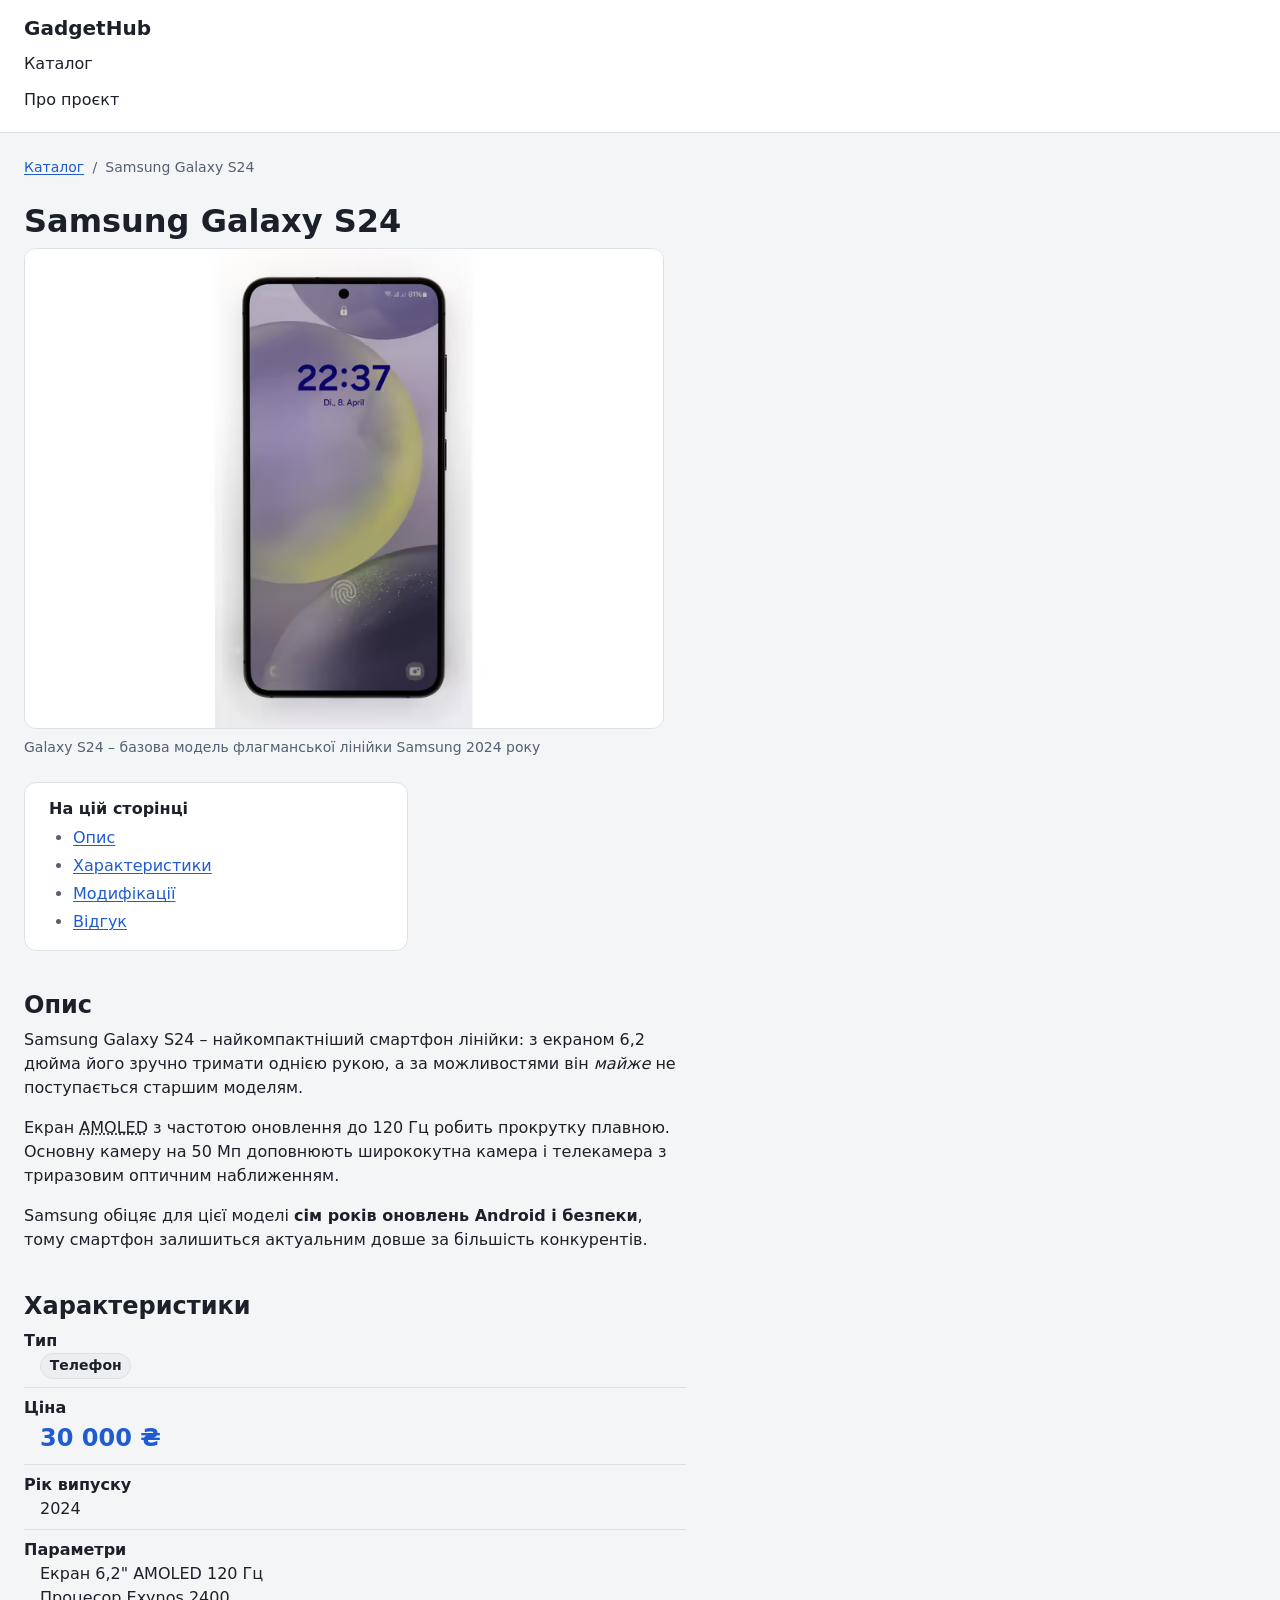
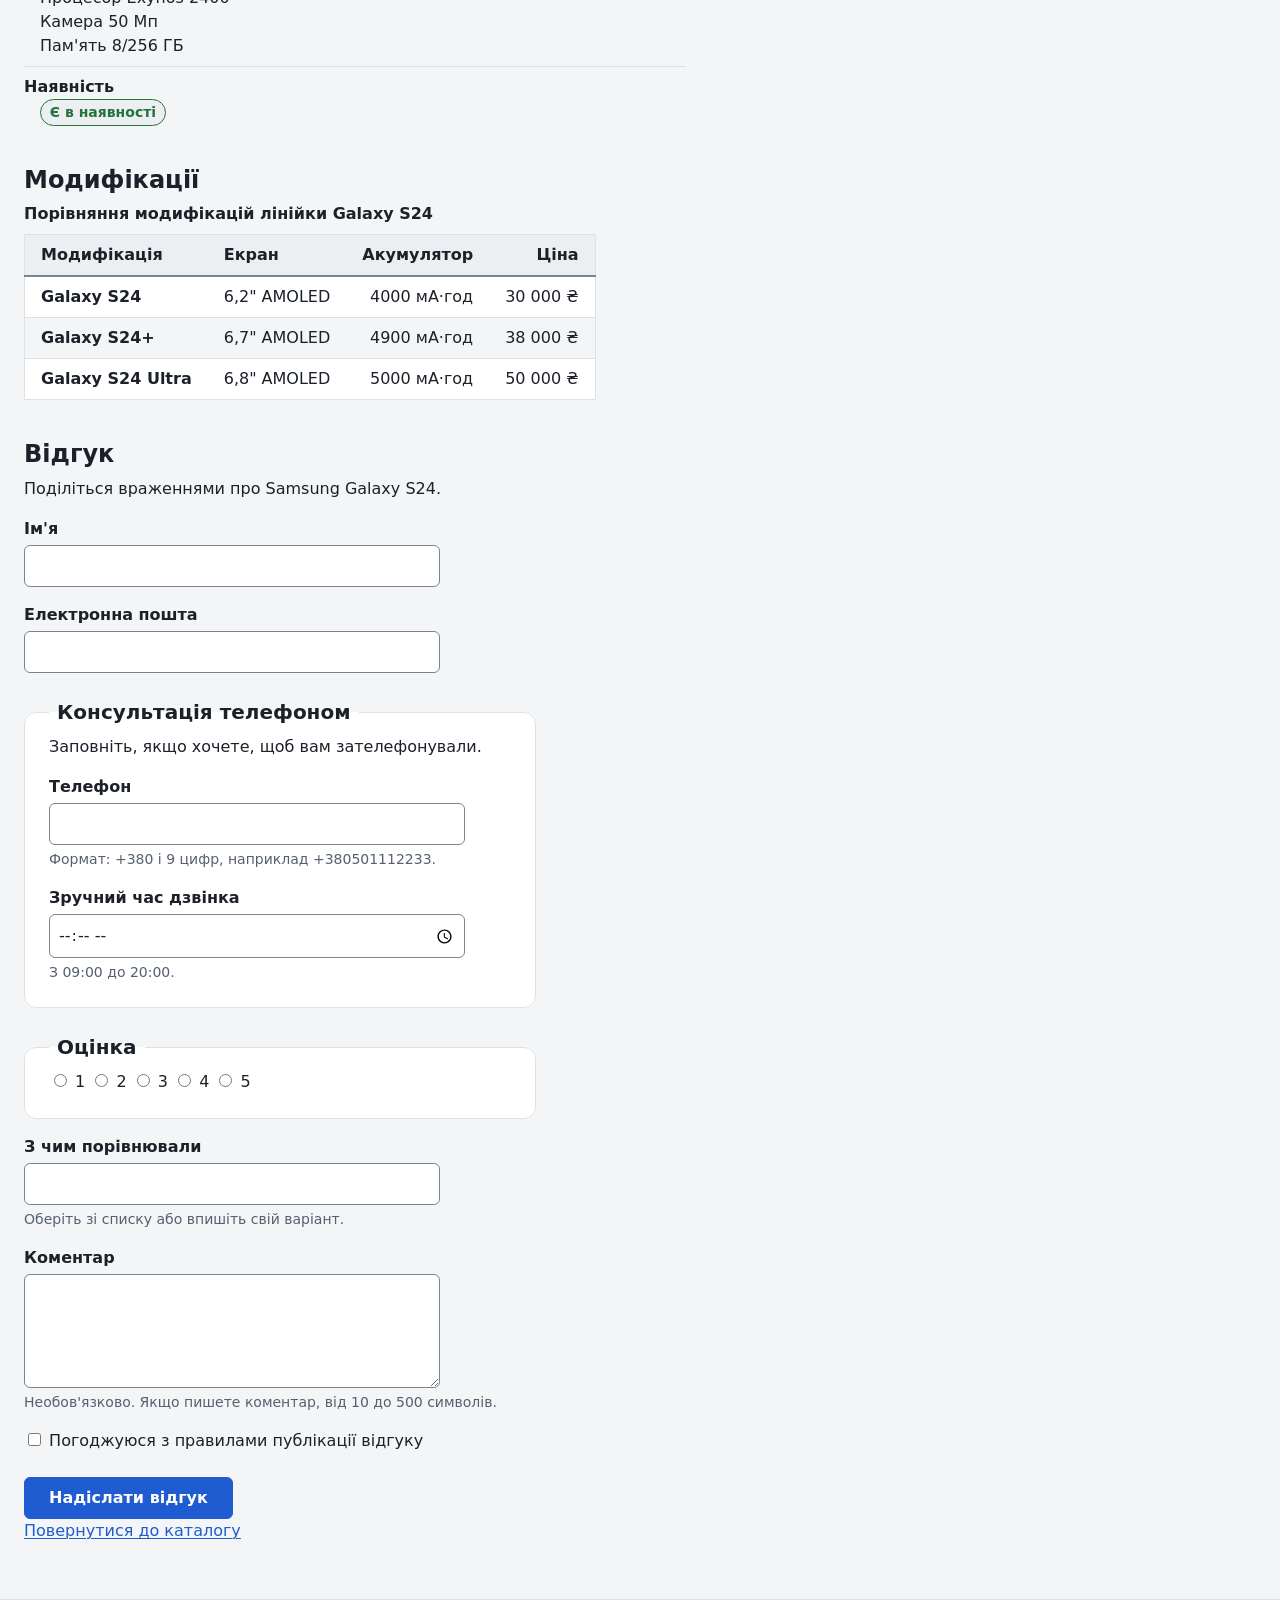
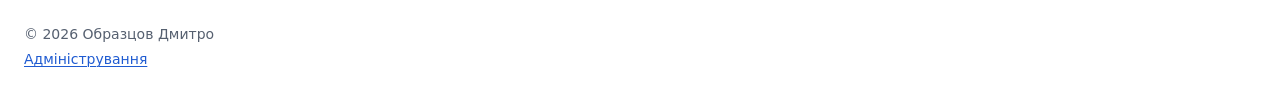
<file: details.html>
<!DOCTYPE html>
<html lang="uk">

<head>
    <meta charset="UTF-8">
    <meta name="viewport" content="width=device-width, initial-scale=1">
    <meta name="description"
        content="Samsung Galaxy S24: опис, характеристики та порівняння модифікацій лінійки з цінами">
    <title>Samsung Galaxy S24 – GadgetHub</title>
    <link rel="icon" href="favicon.ico">
    <link rel="stylesheet" href="css/main.css">
</head>

<body>
    <header id="site-header" class="site-header">
        <p class="site-header__name">GadgetHub</p>
        <nav class="site-nav" aria-label="Основна навігація">
            <ul class="site-nav__list">
                <li><a class="site-nav__link" href="index.html">Каталог</a></li>
                <li><a class="site-nav__link" href="about.html">Про проєкт</a></li>
            </ul>
        </nav>
    </header>

    <main id="main" class="site-main">
        <nav class="breadcrumbs" aria-label="Хлібні крихти">
            <ol class="breadcrumbs__list">
                <li class="breadcrumbs__item"><a href="index.html">Каталог</a></li>
                <li class="breadcrumbs__item" aria-current="page">Samsung Galaxy S24</li>
            </ol>
        </nav>

        <h1>Samsung Galaxy S24</h1>

        <figure class="figure">
            <picture>
                <source type="image/avif" srcset="images/samsung-galaxy-s24-800.avif">
                <source type="image/webp" srcset="images/samsung-galaxy-s24-800.webp">
                <img class="figure__image" src="images/samsung-galaxy-s24-800.jpg" alt="Смартфон Samsung Galaxy S24 спереду, з екраном блокування"
                    width="800" height="600" fetchpriority="high">
            </picture>
            <figcaption>Galaxy S24 – базова модель флагманської лінійки Samsung 2024 року</figcaption>
        </figure>

        <nav class="toc" aria-labelledby="toc-title">
            <h2 id="toc-title" class="toc__title">На цій сторінці</h2>
            <ul class="toc__list">
                <li><a href="#description">Опис</a></li>
                <li><a href="#characteristics">Характеристики</a></li>
                <li><a href="#modifications">Модифікації</a></li>
                <li><a href="#review">Відгук</a></li>
            </ul>
        </nav>

        <section id="description" aria-labelledby="description-title">
            <h2 id="description-title">Опис</h2>
            <p>Samsung Galaxy S24 – найкомпактніший смартфон лінійки: з екраном 6,2 дюйма його зручно тримати
                однією рукою, а за можливостями він <em>майже</em> не поступається старшим моделям.</p>
            <p>Екран <abbr title="Active-Matrix Organic Light-Emitting Diode">AMOLED</abbr> з частотою оновлення
                до 120 Гц робить прокрутку плавною. Основну камеру на 50 Мп доповнюють ширококутна камера і
                телекамера з триразовим оптичним наближенням.</p>
            <p>Samsung обіцяє для цієї моделі <strong>сім років оновлень Android і безпеки</strong>, тому
                смартфон залишиться актуальним довше за більшість конкурентів.</p>
        </section>

        <section id="characteristics" aria-labelledby="characteristics-title">
            <h2 id="characteristics-title">Характеристики</h2>
            <dl>
                <dt>Тип</dt>
                <dd class="badge">Телефон</dd>
                <dt>Ціна</dt>
                <dd class="price"><data value="30000">30 000 ₴</data></dd>
                <dt>Рік випуску</dt>
                <dd><time datetime="2024">2024</time></dd>
                <dt>Параметри</dt>
                <dd>Екран 6,2" AMOLED 120 Гц</dd>
                <dd>Процесор Exynos 2400</dd>
                <dd>Камера 50 Мп</dd>
                <dd>Пам'ять 8/256 ГБ</dd>
                <dt>Наявність</dt>
                <dd class="badge" data-in-stock="true">Є в наявності</dd>
            </dl>
        </section>

        <section id="modifications" aria-labelledby="modifications-title">
            <h2 id="modifications-title">Модифікації</h2>
            <table>
                <caption>Порівняння модифікацій лінійки Galaxy S24</caption>
                <thead>
                    <tr>
                        <th scope="col">Модифікація</th>
                        <th scope="col">Екран</th>
                        <th scope="col" class="u-numeric">Акумулятор</th>
                        <th scope="col" class="u-numeric">Ціна</th>
                    </tr>
                </thead>
                <tbody>
                    <tr>
                        <th scope="row">Galaxy S24</th>
                        <td>6,2" AMOLED</td>
                        <td class="u-numeric">4000 мА·год</td>
                        <td class="u-numeric"><data value="30000">30 000 ₴</data></td>
                    </tr>
                    <tr>
                        <th scope="row">Galaxy S24+</th>
                        <td>6,7" AMOLED</td>
                        <td class="u-numeric">4900 мА·год</td>
                        <td class="u-numeric"><data value="38000">38 000 ₴</data></td>
                    </tr>
                    <tr>
                        <th scope="row">Galaxy S24 Ultra</th>
                        <td>6,8" AMOLED</td>
                        <td class="u-numeric">5000 мА·год</td>
                        <td class="u-numeric"><data value="50000">50 000 ₴</data></td>
                    </tr>
                </tbody>
            </table>
        </section>

        <section id="review" aria-labelledby="review-title">
            <h2 id="review-title">Відгук</h2>
            <p>Поділіться враженнями про Samsung Galaxy S24.</p>
            <form id="review-form" class="form" method="get">
                <p class="form__item">
                    <label class="form__label" for="review-name">Ім'я</label>
                    <input class="form__field" type="text" id="review-name" name="name" autocomplete="name" maxlength="50">
                </p>
                <p class="form__item">
                    <label class="form__label" for="review-email">Електронна пошта</label>
                    <input class="form__field" type="email" id="review-email" name="email" autocomplete="email" required>
                </p>

                <fieldset class="form__group">
                    <legend class="form__legend">Консультація телефоном</legend>
                    <p>Заповніть, якщо хочете, щоб вам зателефонували.</p>
                    <p class="form__item">
                        <label class="form__label" for="review-phone">Телефон</label>
                        <input class="form__field" type="tel" id="review-phone" name="phone" autocomplete="tel" pattern="\+380[0-9]{9}"
                            aria-describedby="review-phone-hint">
                    </p>
                    <p id="review-phone-hint" class="form__hint">Формат: +380 і 9 цифр, наприклад +380501112233.</p>
                    <p class="form__item">
                        <label class="form__label" for="review-call-time">Зручний час дзвінка</label>
                        <input class="form__field" type="time" id="review-call-time" name="callTime" min="09:00" max="20:00"
                            aria-describedby="review-call-time-hint">
                    </p>
                    <p id="review-call-time-hint" class="form__hint">З 09:00 до 20:00.</p>
                </fieldset>

                <fieldset class="form__group">
                    <legend class="form__legend">Оцінка</legend>
                    <label><input type="radio" name="rating" value="1" required> 1</label>
                    <label><input type="radio" name="rating" value="2"> 2</label>
                    <label><input type="radio" name="rating" value="3"> 3</label>
                    <label><input type="radio" name="rating" value="4"> 4</label>
                    <label><input type="radio" name="rating" value="5"> 5</label>
                </fieldset>

                <p class="form__item">
                    <label class="form__label" for="review-compare">З чим порівнювали</label>
                    <input class="form__field" type="text" id="review-compare" name="compareWith" list="review-compare-list"
                        maxlength="80" aria-describedby="review-compare-hint">
                    <datalist id="review-compare-list">
                        <option value="Samsung Galaxy S24+"></option>
                        <option value="Samsung Galaxy S24 Ultra"></option>
                        <option value="Google Pixel 8"></option>
                    </datalist>
                </p>
                <p id="review-compare-hint" class="form__hint">Оберіть зі списку або впишіть свій варіант.</p>
                <p class="form__item">
                    <label class="form__label" for="review-comment">Коментар</label>
                    <textarea class="form__field" id="review-comment" name="comment" rows="4" cols="40" minlength="10" maxlength="500"
                        aria-describedby="review-comment-hint"></textarea>
                </p>
                <p id="review-comment-hint" class="form__hint">Необов'язково. Якщо пишете коментар, від 10 до 500 символів.</p>
                <p class="form__item">
                    <input type="checkbox" id="review-consent" name="consent" required>
                    <label for="review-consent">Погоджуюся з правилами публікації відгуку</label>
                </p>

                <p class="form__actions">
                    <button class="button" type="submit">Надіслати відгук</button>
                </p>
            </form>
        </section>

        <p><a href="index.html">Повернутися до каталогу</a></p>
    </main>

    <footer class="site-footer">
        <p class="site-footer__text">&copy; 2026 Образцов Дмитро</p>
        <p class="site-footer__text"><a class="site-footer__link" href="admin.html">Адміністрування</a></p>
    </footer>
</body>

</html>
</file>
<file: css/main.css>
@layer reset, base, components, utilities;

/* ===== Reset ===== */

@layer reset {
  *,
  *::before,
  *::after {
    box-sizing: border-box;
  }

  body {
    margin: 0;
  }

  img,
  video {
    display: block;
    max-inline-size: 100%;
    block-size: auto;
  }

  input,
  button,
  select,
  textarea {
    font: inherit;
  }
}

/* ===== Дизайн-токени ===== */

@layer base {
  :root {
    color-scheme: light dark;

    --color-bg: #f4f5f7;
    --color-surface: #ffffff;
    --color-surface-alt: #eceef2;
    --color-text: #1c2129;
    --color-text-muted: #566070;
    --color-accent: #1f5bd1;
    --color-accent-hover: #1847a6;
    --color-on-accent: #ffffff;
    --color-border: #7a8391;
    --color-border-subtle: #dde1e6;
    --color-focus: #c2410c;
    --color-error: #c62828;
    --color-success: #23743b;

    --font-body: system-ui, "Segoe UI", Roboto, "Helvetica Neue", Arial, sans-serif;

    --font-size-s: 0.875rem;
    --font-size-m: 1rem;
    --font-size-l: 1.25rem;
    --font-size-xl: 1.5rem;
    --font-size-2xl: 2rem;
    --line-height: 1.5;
    --line-height-tight: 1.2;
    --measure: 65ch;

    --space-xs: 0.25rem;
    --space-s: 0.5rem;
    --space-m: 1rem;
    --space-l: 1.5rem;
    --space-xl: 2.5rem;

    --border-width: 1px;
    --border-width-strong: 2px;

    --radius-s: 6px;
    --radius-m: 12px;
    --radius-pill: 999px;

    --shadow-card: 0 1px 3px rgb(16 24 40 / 0.08), 0 4px 12px rgb(16 24 40 / 0.06);
  }
}

/* ===== Темна тема ===== */

@layer base {
  @media (prefers-color-scheme: dark) {
    :root {
      --color-bg: #121419;
      --color-surface: #1b1f26;
      --color-surface-alt: #262b34;
      --color-text: #e6e9ee;
      --color-text-muted: #a2abb8;
      --color-accent: #7aa7ff;
      --color-accent-hover: #a3c2ff;
      --color-on-accent: #0e1116;
      --color-border: #7f8a99;
      --color-border-subtle: #323844;
      --color-focus: #ff8f4d;
      --color-error: #ff7070;
      --color-success: #55c784;

      --shadow-card: 0 1px 3px rgb(0 0 0 / 0.5), 0 4px 12px rgb(0 0 0 / 0.3);
    }
  }
}

/* ===== Базові стилі документа ===== */

@layer base {
  body {
    background-color: var(--color-bg);
    color: var(--color-text);
    font-family: var(--font-body);
    font-size: var(--font-size-m);
    line-height: var(--line-height);
  }

  ::selection {
    background-color: var(--color-accent);
    color: var(--color-on-accent);
  }

  :focus-visible {
    outline: 3px solid var(--color-focus);
    outline-offset: 2px;
  }

  /* --- Заголовки й текст --- */

  h1,
  h2,
  h3 {
    margin-block: var(--space-l) var(--space-s);
    line-height: var(--line-height-tight);
  }

  h1 {
    font-size: var(--font-size-2xl);
  }

  h2 {
    font-size: var(--font-size-xl);
  }

  h3 {
    font-size: var(--font-size-l);
  }

  p {
    margin-block: 0 var(--space-m);
  }

  p,
  li {
    max-inline-size: var(--measure);
  }

  section + section {
    margin-block-start: var(--space-xl);
  }

  abbr[title] {
    text-decoration: underline dotted;
    cursor: help;
  }

  address {
    font-style: normal;
  }

  /* --- Посилання --- */

  a {
    color: var(--color-accent);
    text-decoration-thickness: 1px;
    text-underline-offset: 0.15em;
  }

  a:hover {
    text-decoration-thickness: 2px;
  }

  /* --- Списки --- */

  ul,
  ol {
    margin-block: 0 var(--space-m);
    padding-inline-start: var(--space-l);
  }

  li + li {
    margin-block-start: var(--space-xs);
  }

  li::marker {
    color: var(--color-text-muted);
  }

  dl {
    max-inline-size: var(--measure);
    margin-block: 0 var(--space-m);
  }

  dt {
    font-weight: 600;
  }

  dt:not(:first-child) {
    margin-block-start: var(--space-s);
    padding-block-start: var(--space-s);
    border-block-start: var(--border-width) solid var(--color-border-subtle);
  }

  dd {
    margin-inline-start: var(--space-m);
  }

  /* --- Зображення --- */

  figure {
    margin: 0 0 var(--space-l);
  }

  figcaption {
    margin-block-start: var(--space-s);
    color: var(--color-text-muted);
    font-size: var(--font-size-s);
  }

  /* --- Таблиці --- */

  table {
    margin-block-end: var(--space-m);
    border: var(--border-width) solid var(--color-border-subtle);
    border-collapse: collapse;
    background-color: var(--color-surface);
  }

  caption {
    padding-block-end: var(--space-s);
    font-weight: 600;
    text-align: start;
  }

  th,
  td {
    padding: var(--space-s) var(--space-m);
    border-block-end: var(--border-width) solid var(--color-border-subtle);
    text-align: start;
    vertical-align: top;
  }

  thead th {
    border-block-end: var(--border-width-strong) solid var(--color-border);
    background-color: var(--color-surface-alt);
  }

  tbody th {
    font-weight: 600;
  }

  tbody tr:nth-child(even) {
    background-color: var(--color-bg);
  }
}

/* ===== Компоненти ===== */

@layer components {
  /* --- Каркас сторінки --- */

  .site-header,
  .site-main,
  .site-footer {
    padding-inline: var(--space-l);
  }

  .site-main {
    padding-block: var(--space-l) var(--space-xl);
  }

  /* --- Шапка й навігація --- */

  .site-header {
    padding-block: var(--space-m);
    border-block-end: var(--border-width) solid var(--color-border-subtle);
    background-color: var(--color-surface);
  }

  .site-header__name {
    margin-block: 0 var(--space-s);
    font-size: var(--font-size-l);
    font-weight: 700;
    line-height: var(--line-height-tight);
  }

  .site-nav__list {
    margin: 0;
    padding: 0;
    list-style: none;
  }

  .site-nav__link {
    display: inline-block;
    padding-block: var(--space-xs);
    color: var(--color-text);
    text-decoration: none;
  }

  .site-nav__link:hover {
    color: var(--color-accent);
    text-decoration: underline;
  }

  .site-nav__link[aria-current="page"] {
    color: var(--color-accent);
    font-weight: 700;
    text-decoration: underline;
    text-decoration-thickness: 2px;
  }

  /* --- Підвал --- */

  .site-footer {
    padding-block: var(--space-l);
    border-block-start: var(--border-width) solid var(--color-border-subtle);
    background-color: var(--color-surface);
    color: var(--color-text-muted);
    font-size: var(--font-size-s);
  }

  .site-footer__text {
    margin-block: 0 var(--space-xs);
  }

  .site-footer__link[aria-current="page"] {
    color: var(--color-text);
    font-weight: 700;
    text-decoration: none;
  }

  /* --- Хлібні крихти --- */

  .breadcrumbs__list {
    margin: 0;
    padding: 0;
    list-style: none;
    font-size: var(--font-size-s);
  }

  .breadcrumbs__item {
    display: inline;
  }

  .breadcrumbs__item + .breadcrumbs__item::before {
    content: "/";
    margin-inline: var(--space-xs) var(--space-s);
    color: var(--color-text-muted);
  }

  .breadcrumbs__item[aria-current="page"] {
    color: var(--color-text-muted);
  }

  /* --- Бейдж і ціна --- */

  .badge {
    display: inline-block;
    padding: 0.125em 0.625em;
    border: var(--border-width) solid var(--color-border-subtle);
    border-radius: var(--radius-pill);
    background-color: var(--color-surface-alt);
    color: var(--color-text);
    font-size: var(--font-size-s);
    font-weight: 600;
  }

  .badge[data-in-stock="true"] {
    border-color: currentColor;
    color: var(--color-success);
  }

  .badge[data-in-stock="false"] {
    border-color: currentColor;
    border-style: dashed;
    color: var(--color-error);
  }

  .price {
    color: var(--color-accent);
    font-size: var(--font-size-xl);
    font-weight: 700;
    font-variant-numeric: tabular-nums;
  }

  /* --- Каталог і картка пристрою --- */

  .device-list {
    margin: 0;
    padding: 0;
    list-style: none;
  }

  .device-list__item + .device-list__item {
    margin-block-start: var(--space-l);
  }

  .device-card {
    max-inline-size: 26rem;
    padding: var(--space-l);
    border: var(--border-width) solid var(--color-border-subtle);
    border-radius: var(--radius-m);
    background-color: var(--color-surface);
    box-shadow: var(--shadow-card);
  }

  .device-card__title {
    margin-block: 0 var(--space-m);
    font-size: var(--font-size-l);
  }

  .device-card__link {
    color: var(--color-text);
    text-decoration: none;
  }

  .device-card__link:hover {
    color: var(--color-accent);
    text-decoration: underline;
  }

  .device-card__image {
    inline-size: 100%;
    border-radius: var(--radius-s);
  }

  .device-card__specs {
    margin-block: var(--space-m);
  }

  .device-card__specs > dt {
    margin-block-start: var(--space-s);
    padding: 0;
    border: 0;
    color: var(--color-text-muted);
    font-size: var(--font-size-s);
    font-weight: 400;
  }

  .device-card__specs > dd {
    margin-inline-start: 0;
  }

  .device-card__description {
    margin: 0;
    color: var(--color-text-muted);
  }

  .device-card:has([data-in-stock="false"]) {
    border-style: dashed;
    border-color: var(--color-border);
    background-color: var(--color-surface-alt);
    box-shadow: none;
  }

  .device-card:has([data-in-stock="false"]) .device-card__image {
    opacity: 0.6;
    filter: grayscale(1);
  }

  .device-card:has([data-in-stock="false"]) .price {
    color: var(--color-text-muted);
  }

  /* --- Сторінка деталей --- */

  .figure {
    max-inline-size: 40rem;
  }

  .figure__image {
    border: var(--border-width) solid var(--color-border-subtle);
    border-radius: var(--radius-m);
  }

  .toc {
    max-inline-size: 24rem;
    margin-block-end: var(--space-xl);
    padding: var(--space-m) var(--space-l);
    border: var(--border-width) solid var(--color-border-subtle);
    border-radius: var(--radius-m);
    background-color: var(--color-surface);
  }

  .toc__title {
    margin-block: 0 var(--space-s);
    font-size: var(--font-size-m);
  }

  .toc__list {
    margin: 0;
  }

  /* --- Часті запитання --- */

  .faq__item {
    max-inline-size: var(--measure);
    padding: var(--space-s) var(--space-m);
    border: var(--border-width) solid var(--color-border-subtle);
    border-radius: var(--radius-m);
    background-color: var(--color-surface);
  }

  .faq__item + .faq__item {
    margin-block-start: var(--space-s);
  }

  .faq__question {
    padding-block: var(--space-xs);
    font-weight: 600;
    cursor: pointer;
  }

  .faq__question::marker {
    content: "+  ";
    color: var(--color-accent);
    font-weight: 700;
  }

  .faq__item[open] > .faq__question {
    margin-block-end: var(--space-s);
  }

  .faq__item[open] > .faq__question::marker {
    content: "−  ";
  }

  .faq__answer {
    margin: 0;
    padding-block-end: var(--space-xs);
  }

  /* --- Форми --- */

  .form {
    max-inline-size: 32rem;
    accent-color: var(--color-accent);
  }

  .form__group {
    margin: var(--space-l) 0 0;
    padding: var(--space-s) var(--space-l) var(--space-l);
    border: var(--border-width) solid var(--color-border-subtle);
    border-radius: var(--radius-m);
    background-color: var(--color-surface);
  }

  .form__legend {
    padding-inline: var(--space-s);
    font-size: var(--font-size-l);
    font-weight: 700;
  }

  .form__item {
    margin-block: var(--space-m) 0;
  }

  .form__label {
    display: block;
    margin-block-end: var(--space-xs);
    font-weight: 600;
  }

  .form__field {
    display: block;
    inline-size: 100%;
    max-inline-size: 26rem;
    padding: var(--space-s);
    border: var(--border-width) solid var(--color-border);
    border-radius: var(--radius-s);
    background-color: var(--color-surface);
    color: var(--color-text);
  }

  textarea.form__field {
    resize: vertical;
  }

  .form__field:user-invalid {
    border-width: var(--border-width-strong);
    border-color: var(--color-error);
  }

  .form__hint {
    margin-block: var(--space-xs) 0;
    color: var(--color-text-muted);
    font-size: var(--font-size-s);
  }

  .form__actions {
    margin-block: var(--space-l) 0;
  }

  /* --- Кнопки --- */

  .button {
    padding: var(--space-s) var(--space-l);
    border: var(--border-width) solid var(--color-accent);
    border-radius: var(--radius-s);
    background-color: var(--color-accent);
    color: var(--color-on-accent);
    font-weight: 600;
    cursor: pointer;
  }

  .button:hover {
    border-color: var(--color-accent-hover);
    background-color: var(--color-accent-hover);
  }

  .button--secondary {
    background-color: var(--color-surface);
    color: var(--color-accent);
  }

  .button--secondary:hover {
    background-color: var(--color-surface-alt);
    color: var(--color-accent-hover);
  }

  .button + .button {
    margin-inline-start: var(--space-s);
  }
}

/* ===== Утиліти ===== */

@layer utilities {
  .u-numeric {
    text-align: end;
    font-variant-numeric: tabular-nums;
  }
}
</file>
